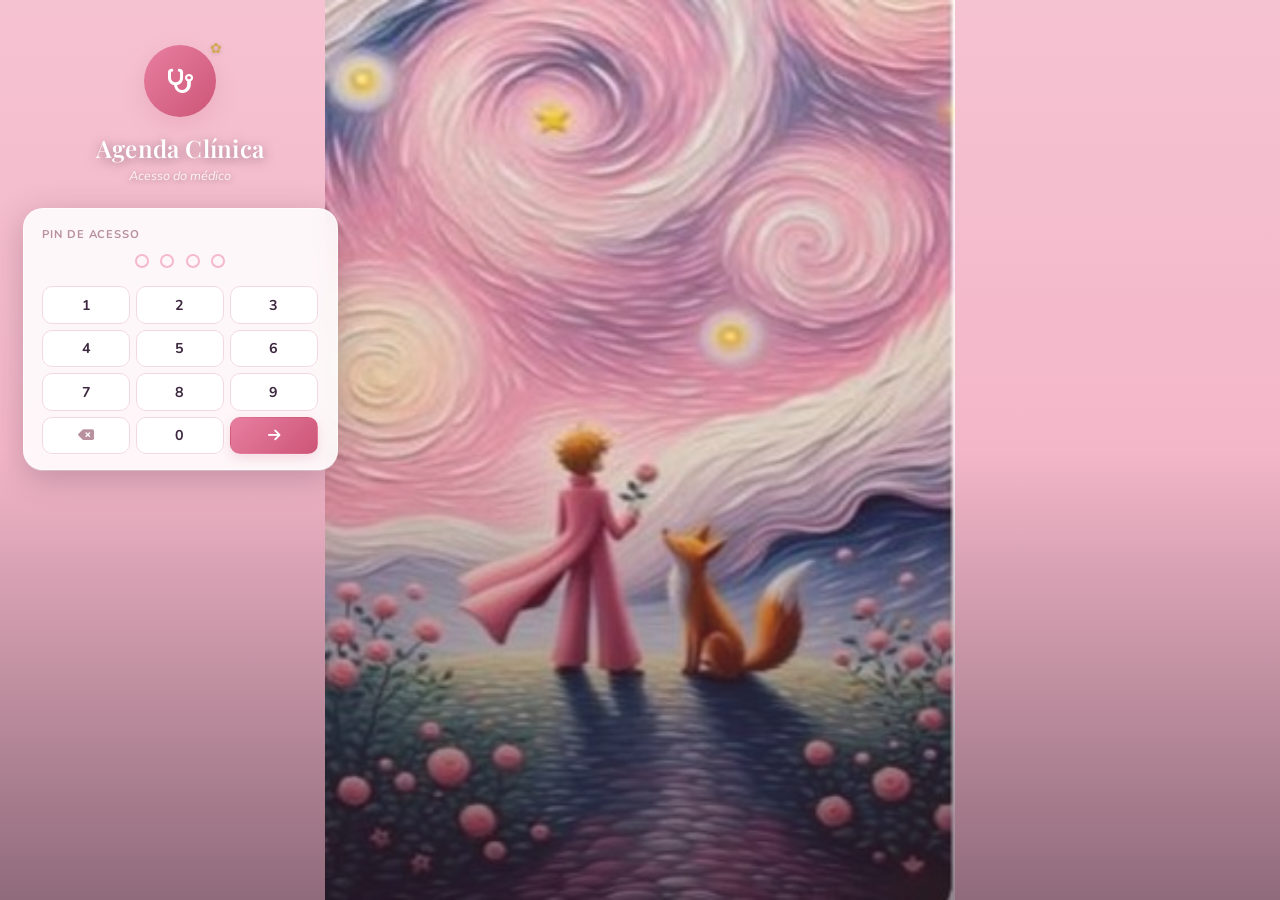
<file: index.html>
<!DOCTYPE html>
<html lang="pt-BR">
<head>
<meta charset="UTF-8">
<script>
// ── Limpeza forçada de cache e Service Workers ──────────────
// IMPORTANTE: usa document.write para bloquear o parser do HTML
// enquanto a limpeza assíncrona termina — assim o app.js novo
// é sempre buscado da rede, nunca do cache antigo.
(async function limparTudo() {
    if ('serviceWorker' in navigator) {
        const registros = await navigator.serviceWorker.getRegistrations();
        for (const r of registros) await r.unregister();
    }
    if ('caches' in window) {
        const nomes = await caches.keys();
        for (const n of nomes) await caches.delete(n);
    }
    console.log('[Cache] Limpeza completa realizada.');
})();
</script>
<meta name="viewport" content="width=device-width, initial-scale=1.0, maximum-scale=1.0">
<meta name="theme-color" content="#c4506d">
<meta name="mobile-web-app-capable" content="yes">
<meta name="apple-mobile-web-app-status-bar-style" content="black-translucent">
<title>Agenda — Clínica</title>
<link rel="preconnect" href="https://fonts.googleapis.com">
<link href="https://fonts.googleapis.com/css2?family=Playfair+Display:ital,wght@0,400;0,500;0,600;1,400;1,500&family=Nunito:wght@300;400;500;600;700&display=swap" rel="stylesheet">
<link rel="stylesheet" href="https://cdnjs.cloudflare.com/ajax/libs/font-awesome/6.4.0/css/all.min.css">
<link rel="stylesheet" href="app.css">
<script src="https://accounts.google.com/gsi/client" async defer></script>
<style>

.ga-celula.livre {
  cursor: pointer;
}
.ga-celula.livre:active {
  background: rgba(var(--accent-rgb, 196,80,109), 0.08);
}

/* Grade do modal "Gerar Link" foi substituída pela tela de Dia + Horários
   (pills, mesmo padrão do Novo Agendamento) — ver app.css/app.js. */
</style>
</head>
<body>

<!-- ═══════════════════════════════════════════════
     TELA: LOGIN ADMIN
════════════════════════════════════════════════ -->
<div id="tela-login" class="tela">

  <!-- Slideshow tela cheia -->
  <div class="login-bg" id="login-bg" onclick="mostrarCardLogin()"></div>
  <div class="login-bg-overlay" id="login-overlay" onclick="mostrarCardLogin()"></div>

  <!-- Texto flutuante sobre imagem -->
  <div class="login-splash" id="login-splash" onclick="mostrarCardLogin()">
    <div class="splash-logo">
      <i class="fa-solid fa-stethoscope"></i>
    </div>
    <h1 class="splash-titulo">Agenda Clínica</h1>
    <p class="splash-sub">Toque para acessar</p>
    <div class="splash-dots">
      <span></span><span></span><span></span>
    </div>
  </div>

  <!-- Card de login (escondido inicialmente) -->
  <div class="login-wrap" id="login-card-wrap" style="display:none;">
    <div class="login-logo">
      <div class="logo-icon"><i class="fa-solid fa-stethoscope"></i></div>
      <h1>Agenda Clínica</h1>
      <p>Acesso do médico</p>
    </div>
    <div class="login-card">
      <label class="field-label">PIN de acesso</label>
      <div class="pin-row" id="pin-display" onclick="document.getElementById('pin-input-hidden').focus()">
        <span></span><span></span><span></span><span></span>
      </div>

      <div class="numpad">
        <button onclick="pinDigit(1)">1</button>
        <button onclick="pinDigit(2)">2</button>
        <button onclick="pinDigit(3)">3</button>
        <button onclick="pinDigit(4)">4</button>
        <button onclick="pinDigit(5)">5</button>
        <button onclick="pinDigit(6)">6</button>
        <button onclick="pinDigit(7)">7</button>
        <button onclick="pinDigit(8)">8</button>
        <button onclick="pinDigit(9)">9</button>
        <button onclick="pinClear()" class="btn-clear"><i class="fa-solid fa-delete-left"></i></button>
        <button onclick="pinDigit(0)">0</button>
        <button onclick="pinEnter()" class="btn-ok"><i class="fa-solid fa-arrow-right"></i></button>
      </div>
      <p id="login-erro" class="login-erro" style="display:none;">PIN incorreto. Tente novamente.</p>
    </div>
  </div>
</div>

<!-- ═══════════════════════════════════════════════
     TELA: AGENDA (ADMIN)
════════════════════════════════════════════════ -->
<div id="tela-agenda" class="tela" style="display:none;">

  <header class="app-header">
    <div class="header-left">
      <button class="icon-btn" onclick="irTela('tela-menu')"><i class="fa-solid fa-bars"></i></button>
      <div class="header-title">
        <span id="header-semana-label">Carregando...</span>
      </div>
    </div>
    <div class="header-url" id="header-url" onclick="copiarUrlAgenda()" title="Toque para copiar o endereço de acesso">
      <i class="fa-solid fa-mobile-screen-button"></i>
      <span id="header-url-texto">carregando…</span>
    </div>
    <div class="header-right">
      <button class="icon-btn" onclick="irHoje()"><i class="fa-solid fa-calendar-day"></i></button>
      <button class="icon-btn" id="btn-drive-agenda" onclick="conectarDriveAgenda()" title="Google Drive">
        <i class="fa-brands fa-google-drive"></i>
      </button>
      <button class="icon-btn" id="btn-alternar-tema-agenda" onclick="alternarTemaAgenda()" title="Alternar tema">
        <i class="fa-solid fa-palette"></i>
      </button>
      <button class="icon-btn" onclick="abrirModalImprimir()" title="Imprimir agenda">
        <i class="fa-solid fa-print"></i>
      </button>
      <button class="btn-novo" onclick="abrirModalGerarLink()">
        <i class="fa-solid fa-link"></i> Link
      </button>
    </div>
  </header>

  <div class="semana-nav">
    <button onclick="semanaAnterior()"><i class="fa-solid fa-chevron-left"></i></button>
    <span id="semana-nav-label"></span>
    <button onclick="semanaProxima()"><i class="fa-solid fa-chevron-right"></i></button>
  </div>

  <!-- Grade semanal -->
  <div class="agenda-wrap">
    <div id="grade-agenda" class="grade-agenda"></div>
  </div>

  <!-- Lista do dia selecionado -->
  <div class="dia-lista-wrap">
    <div id="dia-lista-header" class="dia-lista-header"></div>
    <div id="dia-lista" class="dia-lista"></div>
  </div>

  <!-- FAB: gerar links fixos -->
  <button class="fab-fixos" onclick="abrirModalFixos()" title="Enviar horários fixos da semana">
    <i class="fa-solid fa-rotate"></i>
  </button>

  <!-- FAB: comando de voz -->
  <button class="fab-fixos fab-voz" id="fab-voz" onclick="iniciarComandoVozAgenda()" title="Agendar por voz">
    <i class="fa-solid fa-microphone"></i>
  </button>

</div>

<!-- ═══════════════════════════════════════════════
     TELA: PACIENTES
════════════════════════════════════════════════ -->
<div id="tela-pacientes" class="tela" style="display:none;">
  <header class="app-header">
    <div class="header-left">
      <button class="icon-btn" onclick="irTela('tela-menu')"><i class="fa-solid fa-arrow-left"></i></button>
      <div class="header-title"><span>Pacientes</span></div>
    </div>
    <div class="header-right">
      <button class="btn-novo" onclick="abrirModalPaciente()">
        <i class="fa-solid fa-plus"></i> Novo
      </button>
    </div>
  </header>
  <div class="lista-pac-wrap">
    <div class="busca-wrap">
      <i class="fa-solid fa-magnifying-glass"></i>
      <input type="text" id="busca-pac" placeholder="Buscar por nome ou código..." oninput="filtrarPacientes()">
    </div>
    <div id="lista-pacientes"></div>
  </div>
</div>

<!-- ═══════════════════════════════════════════════
     TELA: MENU
════════════════════════════════════════════════ -->
<div id="tela-menu" class="tela tela-menu" style="display:none;">
  <div class="menu-header">
    <div class="logo-icon sm"><i class="fa-solid fa-stethoscope"></i></div>
    <div>
      <div id="menu-clinica-nome" class="menu-clinica">Clínica Saúde &amp; Vida</div>
      <div class="menu-sub">Painel do Médico</div>
    </div>
    <button class="icon-btn" onclick="irTela('tela-agenda')"><i class="fa-solid fa-xmark"></i></button>
  </div>
  <nav class="menu-nav">
    <button onclick="irTela('tela-agenda')"><i class="fa-solid fa-calendar-week"></i> Agenda Semanal</button>
    <button onclick="abrirTelaPacientes()"><i class="fa-solid fa-users"></i> Pacientes</button>
    <button onclick="irTela('tela-config')"><i class="fa-solid fa-gear"></i> Configurações</button>
    <button onclick="alternarTemaAgenda()" style="display:flex;align-items:center;gap:8px;">
        <i class="fa-solid fa-palette"></i> Alternar Tema
    </button>
    <button onclick="logout()" class="btn-logout"><i class="fa-solid fa-right-from-bracket"></i> Sair</button>
  </nav>
</div>

<!-- ═══════════════════════════════════════════════
     TELA: CONFIGURAÇÕES
════════════════════════════════════════════════ -->
<div id="tela-config" class="tela" style="display:none;">
  <header class="app-header">
    <div class="header-left">
      <button class="icon-btn" onclick="irTela('tela-menu')"><i class="fa-solid fa-arrow-left"></i></button>
      <div class="header-title"><span>Configurações</span></div>
    </div>
  </header>
  <div class="config-wrap">
    <div class="config-section">
      <h3>Clínica</h3>
      <div class="field-group">
        <label>Nome da clínica</label>
        <input type="text" id="cfg-nome-clinica" placeholder="Clínica Saúde &amp; Vida">
      </div>
      <div class="field-group">
        <label>Seu WhatsApp (com DDI, ex: 5551999999999)</label>
        <input type="tel" id="cfg-tel" placeholder="5551999999999">
      </div>
      <div class="field-group">
        <label>E-mail do responsável <span style="font-size:.72rem;color:#e879a0;font-weight:600;">★ Usado no backup e licença</span></label>
        <input type="email" id="cfg-email" placeholder="seuemail@exemplo.com" autocomplete="email">
        <p style="font-size:.72rem;color:var(--text2);margin-top:.3rem;line-height:1.4;">
          <i class="fa-solid fa-circle-info" style="color:#60a5fa;"></i>
          Este e-mail é usado para verificar sua licença e enviar backups automáticos.
        </p>
      </div>
    </div>
    <div class="config-section">
      <h3>Segurança</h3>
      <div class="field-group">
        <label>Novo PIN (4 dígitos)</label>
        <input type="number" id="cfg-pin" placeholder="••••" maxlength="4">
      </div>
    </div>
    <div class="config-section">
      <h3><i class="fa-brands fa-google-drive" style="color:#34a853"></i> Google Drive</h3>
      <p style="font-size:.8rem;color:var(--text2);margin-bottom:.75rem;line-height:1.4;">
        Seus dados ficam salvos no Google Drive e sincronizados automaticamente. Conecte para ativar o backup na nuvem.
      </p>
      <div id="status-drive-wrap">
        <button class="btn-salvar-cfg" id="btn-drive-config" onclick="conectarOuDesconectarDrive()" style="background:#e8f5e9;color:#2e7d32;border:1.5px solid #a5d6a7;">
          <i class="fa-brands fa-google"></i> <span id="btn-drive-texto">Conectar com Google Drive</span>
        </button>
        <p id="status-drive" style="font-size:.78rem;margin-top:.5rem;color:var(--text2);text-align:center;"></p>
      </div>
    </div>
    <button class="btn-salvar-cfg" onclick="salvarConfig()">
      <i class="fa-solid fa-check"></i> Salvar configurações
    </button>
  </div>
</div>

<!-- ═══════════════════════════════════════════════
     TELA: PACIENTE (link público)
════════════════════════════════════════════════ -->
<div id="tela-paciente" class="tela" style="display:none;">
  <div class="pac-outer">
    <div class="pac-card">
      <div class="pac-header">
        <div class="pac-logo"><i class="fa-solid fa-hand-holding-heart"></i></div>
        <h1 id="pac-titulo">Agendamento</h1>
        <p id="pac-subtitulo">Escolha seu horário</p>
      </div>
      <div id="pac-corpo"></div>
    </div>
  </div>
</div>

<!-- ═══════════════════════════════════════════════
     MODAIS
════════════════════════════════════════════════ -->

<!-- Modal: Gerar Link -->
<div id="modal-link" class="modal-overlay" style="display:none;">
  <div class="modal-sheet">
    <div class="modal-handle"></div>
    <div class="modal-head">
      <h3><i class="fa-solid fa-link"></i> Gerar Link</h3>
      <button onclick="fecharModal('modal-link')"><i class="fa-solid fa-xmark"></i></button>
    </div>
    <div class="modal-body">
      <div class="field-group">
        <label>Paciente</label>
        <select id="ml-paciente" onchange="onModalPacienteChange()">
          <option value="">— Selecione —</option>
        </select>
      </div>
      <div id="ml-pac-info" class="pac-mini-info" style="display:none;"></div>
      <div class="field-group">
        <label>Semana</label>
        <select id="ml-semana" onchange="renderizarGradeModal()"></select>
      </div>
      <div class="field-group">
        <label>Dia <span class="label-hint">Toque pra escolher</span></label>
        <div id="ml-dias-grupo" class="toggle-horario-grupo pac-multi"></div>
      </div>
      <div class="field-group">
        <label>Horários <span class="label-hint">Toque pra marcar disponível / indisponível</span></label>
        <div id="ml-horas-grupo" class="toggle-horario-grupo pac-multi"></div>
      </div>
      <div class="ml-legenda">
        <span><i class="ml-legenda-dot ml-legenda-disp"></i> Disponível</span>
        <span><i class="ml-legenda-dot ml-legenda-indisp"></i> Indisponível</span>
        <span><i class="ml-legenda-dot ml-legenda-ocup"></i> Ocupado</span>
      </div>
      <div class="field-group">
        <label>Observação (opcional)</label>
        <input type="text" id="ml-obs" placeholder="Ex: Retorno, primeira consulta...">
      </div>
      <div id="ml-link-resultado" style="display:none;" class="link-resultado-box">
        <label>Link gerado — toque para copiar e enviar:</label>
        <div class="link-copy-row">
          <input type="text" id="ml-link-valor" readonly onclick="copiarLink()">
          <button onclick="copiarLink()"><i class="fa-solid fa-copy"></i></button>
        </div>
        <button class="btn-whatsapp" onclick="enviarWhatsapp()">
          <i class="fa-brands fa-whatsapp"></i> Enviar pelo WhatsApp
        </button>
      </div>
    </div>
    <div class="modal-footer">
      <button class="btn-sec" onclick="fecharModal('modal-link')">Cancelar</button>
      <button class="btn-pri" onclick="gerarLink()"><i class="fa-solid fa-wand-magic-sparkles"></i> Gerar Link</button>
    </div>
  </div>
</div>

<!-- Modal: Adicionar manual -->
<div id="modal-add" class="modal-overlay" style="display:none;">
  <style>
    #modal-add .modal-sheet   { max-height: 68vh; }
    #modal-add .modal-handle  { margin: .45rem auto .15rem; }
    #modal-add .modal-head    { padding: .35rem 1.1rem .5rem; }
    #modal-add .modal-head h3 { font-size: .9rem; }
    #modal-add .modal-head button { width: 26px; height: 26px; font-size: .75rem; }
    #modal-add .modal-body    { padding: .65rem 1.1rem; gap: .55rem; }
    #modal-add .field-group   { margin-bottom: .55rem; }
    #modal-add .field-group label { font-size: .68rem; margin-bottom: .2rem; }
    #modal-add .field-group input,
    #modal-add .field-group select { padding: .45rem .75rem; font-size: .82rem; }
    #modal-add .horario-badge { padding: .35rem .65rem; font-size: .76rem; }
    #modal-add .toggle-horario-btn { padding: .4rem; font-size: .8rem; }
    #modal-add .btn-mic-inline { width: 34px; height: 34px; }
    #modal-add .modal-footer  { padding: .55rem 1.1rem; }
  </style>
  <div class="modal-sheet" style="max-height:68vh;">
    <div class="modal-handle"></div>
    <div class="modal-head">
      <h3><i class="fa-solid fa-plus"></i> Novo Agendamento</h3>
      <button onclick="fecharModal('modal-add')"><i class="fa-solid fa-xmark"></i></button>
    </div>
    <div class="modal-body">
      <p id="modal-add-horario" class="horario-badge"></p>
      <div class="field-group">
        <label>Horário</label>
        <div class="toggle-horario-grupo">
          <button type="button" class="toggle-horario-btn" id="add-hora-cheia-btn" onclick="selecionarSubHorarioAdd(0)"></button>
          <button type="button" class="toggle-horario-btn" id="add-hora-meia-btn" onclick="selecionarSubHorarioAdd(0.5)"></button>
        </div>
      </div>
      <div class="field-group">
        <label>Paciente</label>
        <div class="pac-sel-com-voz">
          <select id="add-pac-sel"></select>
          <button type="button" class="btn-mic-inline" id="btn-mic-add" onclick="iniciarComandoVozNomeModal()" title="Dizer nome do paciente">
            <i class="fa-solid fa-microphone"></i>
          </button>
        </div>
      </div>
      <div class="field-group">
        <label>Observação (opcional)</label>
        <input type="text" id="add-obs" placeholder="Ex: Retorno...">
      </div>

      <!-- ── Recorrência ── -->
      <div class="field-group">
        <label><i class="fa-solid fa-rotate" style="color:#c4506d;margin-right:4px;"></i> Repetir sessão</label>
        <select id="add-recorrencia" onchange="toggleRecorrenciaOpcoes()">
          <option value="nao">Não repetir (apenas esta)</option>
          <option value="semanal">Semanalmente (mesma hora)</option>
          <option value="quinzenal">Quinzenalmente</option>
          <option value="mensal">Mensalmente</option>
        </select>
      </div>

      <div id="recorrencia-opcoes" style="display:none;">
        <div class="field-group">
          <label>Número de sessões (incluindo esta)</label>
          <div style="display:flex;align-items:center;gap:10px;">
            <input type="range" id="add-recorr-qtd" min="2" max="52" value="8"
              oninput="document.getElementById('recorr-qtd-label').textContent = this.value"
              style="flex:1;accent-color:#c4506d;">
            <span id="recorr-qtd-label" style="font-weight:700;color:#c4506d;min-width:28px;text-align:center;">8</span>
          </div>
        </div>
        <div id="recorr-preview" style="
          font-size:.75rem;color:#888;
          background:#fdf4f7;border:1px solid #f3c6d8;
          border-radius:8px;padding:8px 10px;margin-top:4px;
          line-height:1.6;">
        </div>
      </div>
    </div>
    <div class="modal-footer">
      <button class="btn-sec" onclick="fecharModal('modal-add')">Cancelar</button>
      <button class="btn-pri" onclick="salvarAgendamentoManual()"><i class="fa-solid fa-check"></i> Agendar</button>
    </div>
  </div>
</div>

<!-- Modal: Detalhe agendamento -->
<div id="modal-detalhe" class="modal-overlay" style="display:none;">
  <div class="modal-sheet" style="max-height:70vh;">
    <div class="modal-handle"></div>
    <div class="modal-head">
      <h3><i class="fa-solid fa-calendar-check"></i> Consulta</h3>
      <button onclick="fecharModal('modal-detalhe')"><i class="fa-solid fa-xmark"></i></button>
    </div>
    <div id="modal-detalhe-corpo" class="modal-body"></div>
    <div class="modal-footer" style="flex-direction:column;gap:.5rem;">
      <button class="btn-pri" style="width:100%;background:#6366f1;border-color:#6366f1;" onclick="abrirModalSubstituir()">
        <i class="fa-solid fa-user-pen"></i> Substituir Paciente
      </button>
      <button class="btn-danger" style="width:100%;background:#f59e0b;border-color:#f59e0b;" onclick="marcarNaoRealizada()">
        <i class="fa-solid fa-user-slash"></i> Não Realizada (Falta)
      </button>
      <button class="btn-danger" style="width:100%;" onclick="cancelarAgendamento()">
        <i class="fa-solid fa-calendar-xmark"></i> Cancelar — deixar vago
      </button>
      <button class="btn-ghost" id="btn-prontuario" onclick="irProntuario()" style="display:none;">
        <i class="fa-solid fa-folder-open"></i> Prontuário
      </button>
    </div>
  </div>
</div>


<!-- Modal: Substituir paciente -->
<div id="modal-substituir" class="modal-overlay" style="display:none;">
  <div class="modal-sheet" style="max-height:75vh;">
    <div class="modal-handle"></div>
    <div class="modal-head">
      <h3><i class="fa-solid fa-user-pen"></i> Substituir Paciente</h3>
      <button onclick="fecharModal('modal-substituir')"><i class="fa-solid fa-xmark"></i></button>
    </div>
    <div class="modal-body">
      <p id="modal-sub-info" class="horario-badge"></p>
      <div class="field-group">
        <label>Novo paciente</label>
        <select id="sub-pac-sel"></select>
      </div>
      <div class="field-group">
        <label>Cobrança da consulta original</label>
        <select id="sub-cobranca-opcao">
          <option value="transferir">Transferir cobrança para o novo paciente</option>
          <option value="cancelar">Cancelar e lançar nova cobrança</option>
        </select>
      </div>
    </div>
    <div class="modal-footer">
      <button class="btn-sec" onclick="fecharModal('modal-substituir')">Voltar</button>
      <button class="btn-pri" onclick="confirmarSubstituicao()"><i class="fa-solid fa-check"></i> Confirmar</button>
    </div>
  </div>
</div>

<!-- Modal: Paciente form -->
<div id="modal-pac" class="modal-overlay" style="display:none;">
  <div class="modal-sheet">
    <div class="modal-handle"></div>
    <div class="modal-head">
      <h3 id="modal-pac-titulo"><i class="fa-solid fa-user-plus"></i> Novo Paciente</h3>
      <button onclick="fecharModal('modal-pac')"><i class="fa-solid fa-xmark"></i></button>
    </div>
    <div class="modal-body">
      <input type="hidden" id="pac-edit-id">
      <div class="field-group">
        <label>Nome completo</label>
        <input type="text" id="pac-nome" placeholder="Nome do paciente">
      </div>
      <div class="field-group">
        <label>WhatsApp (com DDI)</label>
        <input type="tel" id="pac-tel" placeholder="5551999999999">
      </div>
      <div class="field-group">
        <label>E-mail (opcional)</label>
        <input type="email" id="pac-email" placeholder="email@exemplo.com">
      </div>
      <div class="field-group">
        <label>Valor da Consulta (R$)</label>
        <input type="number" id="pac-valor-consulta" min="0" step="0.01" placeholder="Ex: 150.00">
      </div>
      <div class="field-group">
        <label>Cobrar em caso de falta?</label>
        <div class="toggle-row">
          <input type="checkbox" id="pac-cobra-falta">
          <label for="pac-cobra-falta">Sim — manter a cobrança quando a consulta for marcada como "Não Realizada"</label>
        </div>
      </div>
      <div class="field-group">
        <label>Horário fixo semanal?</label>
        <div class="toggle-row">
          <input type="checkbox" id="pac-fixo-check" onchange="toggleHorarioFixo()">
          <label for="pac-fixo-check">Sim, tem horário fixo</label>
        </div>
      </div>
      <div id="fixo-opcoes" style="display:none;" class="fixo-grid">
        <div class="field-group">
          <label>Dia da semana</label>
          <select id="pac-fixo-dia">
            <option value="0">Domingo</option>
            <option value="1">Segunda-feira</option>
            <option value="2">Terça-feira</option>
            <option value="3">Quarta-feira</option>
            <option value="4">Quinta-feira</option>
            <option value="5">Sexta-feira</option>
            <option value="6">Sábado</option>
          </select>
        </div>
        <div class="field-group">
          <label>Horário</label>
          <select id="pac-fixo-hora">
            <option value="7">07:00</option><option value="7.5">07:30</option>
            <option value="8">08:00</option><option value="8.5">08:30</option>
            <option value="9">09:00</option><option value="9.5">09:30</option>
            <option value="10">10:00</option><option value="10.5">10:30</option>
            <option value="11">11:00</option><option value="11.5">11:30</option>
            <option value="12">12:00</option><option value="12.5">12:30</option>
            <option value="13">13:00</option><option value="13.5">13:30</option>
            <option value="14">14:00</option><option value="14.5">14:30</option>
            <option value="15">15:00</option><option value="15.5">15:30</option>
            <option value="16">16:00</option><option value="16.5">16:30</option>
            <option value="17">17:00</option><option value="17.5">17:30</option>
            <option value="18">18:00</option><option value="18.5">18:30</option>
            <option value="19">19:00</option><option value="19.5">19:30</option>
            <option value="20">20:00</option>
          </select>
        </div>
      </div>
    </div>
    <div class="modal-footer">
      <button class="btn-sec" onclick="fecharModal('modal-pac')">Cancelar</button>
      <button class="btn-pri" onclick="salvarPaciente()"><i class="fa-solid fa-check"></i> Salvar</button>
    </div>
  </div>
</div>

<!-- Modal: Links fixos -->
<div id="modal-fixos" class="modal-overlay" style="display:none;">
  <div class="modal-sheet">
    <div class="modal-handle"></div>
    <div class="modal-head">
      <h3><i class="fa-solid fa-rotate"></i> Horários Fixos da Semana</h3>
      <button onclick="fecharModal('modal-fixos')"><i class="fa-solid fa-xmark"></i></button>
    </div>
    <div id="modal-fixos-corpo" class="modal-body"></div>
    <div class="modal-footer">
      <button class="btn-sec" onclick="fecharModal('modal-fixos')">Fechar</button>
    </div>
  </div>
</div>

<!-- Modal: Imprimir Agenda -->
<div id="modal-imprimir" class="modal-overlay" style="display:none;">
  <div class="modal-sheet">
    <div class="modal-handle"></div>
    <div class="modal-head">
      <h3><i class="fa-solid fa-print"></i> Imprimir Agenda</h3>
      <button onclick="fecharModal('modal-imprimir')"><i class="fa-solid fa-xmark"></i></button>
    </div>
    <div class="modal-body">
      <div class="field-group">
        <label>Período</label>
        <div class="toggle-horario-grupo" id="imp-periodo-grupo">
          <button type="button" class="toggle-horario-btn" data-periodo="dia" onclick="selecionarPeriodoImprimir('dia')">Dia</button>
          <button type="button" class="toggle-horario-btn" data-periodo="semana" onclick="selecionarPeriodoImprimir('semana')">Semana</button>
          <button type="button" class="toggle-horario-btn" data-periodo="mes" onclick="selecionarPeriodoImprimir('mes')">Mês</button>
        </div>
      </div>
      <div class="field-group" id="imp-campo-dia">
        <label>Data</label>
        <input type="date" id="imp-data">
      </div>
      <div class="field-group" id="imp-campo-mes" style="display:none;">
        <label>Mês</label>
        <input type="month" id="imp-mes">
      </div>
      <p id="imp-resumo" style="font-size:.8rem;color:var(--text2);margin-top:.25rem;"></p>
    </div>
    <div class="modal-footer">
      <button class="btn-sec" onclick="fecharModal('modal-imprimir')">Cancelar</button>
      <button class="btn-pri" onclick="gerarImpressaoAgenda()"><i class="fa-solid fa-print"></i> Imprimir / PDF</button>
    </div>
  </div>
</div>

<!-- Área usada apenas na impressão (invisível na tela) -->
<div id="area-impressao" class="area-impressao"></div>

<!-- Toast -->

<!-- Modal: Primeiro Acesso / Configuração de E-mail -->
<div id="modal-boas-vindas" class="modal-overlay" style="display:none; z-index:10000;">
  <div class="modal-sheet" style="max-width:420px; border-radius:20px 20px 0 0; padding-bottom:env(safe-area-inset-bottom,16px);">
    <div style="text-align:center; padding:1.5rem 1.5rem 0.5rem;">
      <div style="width:64px;height:64px;border-radius:18px;background:linear-gradient(135deg,#e879a0,#c2185b);display:inline-flex;align-items:center;justify-content:center;color:white;font-size:1.8rem;margin-bottom:1rem;">
        <i class="fa-solid fa-shield-heart"></i>
      </div>
      <h2 style="font-family:'Playfair Display',serif;font-size:1.35rem;margin:0 0 .4rem;">Bem-vindo ao Sistema!</h2>
      <p style="font-size:.82rem;color:var(--text2);line-height:1.5;margin:0 0 .25rem;">
        Para ativar sua licença e habilitar o <strong>backup automático</strong>, informe seu e-mail cadastrado.
      </p>
    </div>
    <div class="modal-body" style="padding:1rem 1.5rem;">
      <div class="field-group">
        <label style="font-weight:600;">E-mail cadastrado na assinatura</label>
        <div style="position:relative;">
          <i class="fa-solid fa-envelope" style="position:absolute;left:.85rem;top:50%;transform:translateY(-50%);color:#e879a0;font-size:.85rem;pointer-events:none;"></i>
          <input type="email" id="bv-email" placeholder="seuemail@exemplo.com" autocomplete="email" style="padding-left:2.4rem;" oninput="validarEmailBoasVindas()">
        </div>
        <p id="bv-email-erro" style="display:none;font-size:.72rem;color:#ef4444;margin-top:.3rem;">
          <i class="fa-solid fa-circle-exclamation"></i> Digite um e-mail válido.
        </p>
      </div>
      <div style="background:#f0fdf4;border:1.5px solid #86efac;border-radius:10px;padding:.75rem 1rem;font-size:.75rem;color:#15803d;line-height:1.5;margin-top:.5rem;">
        <i class="fa-solid fa-circle-check"></i>
        <strong>Este e-mail será usado para:</strong><br>
        &bull; Verificar validade da sua licença<br>
        &bull; Identificar seus backups automáticos<br>
        &bull; Recuperar acesso em caso de reinstalação
      </div>
    </div>
    <div class="modal-footer" style="padding:0 1.5rem 1rem; flex-direction:column; gap:.6rem;">
      <button class="btn-pri" id="bv-btn-confirmar" onclick="confirmarEmailBoasVindas()" style="width:100%;padding:.85rem;font-size:.9rem;">
        <i class="fa-solid fa-rocket"></i> Ativar sistema
      </button>
      <button class="btn-ghost" onclick="adiarEmailBoasVindas()" style="width:100%;font-size:.78rem;color:var(--text2);">
        Configurar depois
      </button>
    </div>
  </div>
</div>
<div id="toast" class="toast" style="display:none;"></div>

<script>
// ── Imagens do Pequeno Príncipe ──────────────────────────────
const PP_IMGS = Array.from({length:13}, (_,i) => `img/pp${String(i+1).padStart(2,'0')}.jpg`);

// Embaralha array
function shuffle(arr) {
  const a = [...arr];
  for (let i = a.length-1; i > 0; i--) {
    const j = Math.floor(Math.random()*(i+1));
    [a[i],a[j]] = [a[j],a[i]];
  }
  return a;
}

// ── SLIDESHOW TELA DE LOGIN ──────────────────────────────────
(function iniciarSlideshow() {
  const bg = document.getElementById('login-bg');
  if (!bg) return;
  const lista = shuffle(PP_IMGS);
  let idx = 0;

  // Mostra card de login ao clicar na tela
  window.mostrarCardLogin = function() {
    const splash  = document.getElementById('login-splash');
    const card    = document.getElementById('login-card-wrap');
    const overlay = document.getElementById('login-overlay');
    const bg      = document.getElementById('login-bg');
    if (splash)  { splash.classList.add('saindo'); setTimeout(() => { splash.style.display='none'; splash.style.pointerEvents='none'; }, 400); }
    if (overlay) { overlay.style.pointerEvents = 'none'; overlay.removeAttribute('onclick'); }
    if (bg)      { bg.style.pointerEvents = 'none'; bg.removeAttribute('onclick'); }
    if (card)    { card.style.display='flex'; card.classList.add('entrando'); }
    // Foca o input oculto para ativar teclado numérico no celular
    setTimeout(() => {
      const inp = document.getElementById('pin-input-hidden');
      if (inp) inp.focus();
    }, 400);
  };

  function trocar() {
    const img = new Image();
    img.onload = () => {
      bg.style.backgroundImage = `url('${lista[idx]}')`;
      idx = (idx + 1) % lista.length;
    };
    img.src = lista[idx];
  }

  trocar();
  setInterval(trocar, 5000);
})();

// Handler para teclado físico/virtual do celular
window.handlePinInput = function(val) {
  const digits = val.replace(/\D/g, '').slice(0, 4);
  S.pin = digits;
  atualizarPinDisplay();
  const inp = document.getElementById('pin-input-hidden');
  if (inp) inp.value = digits;
  if (digits.length === 4) setTimeout(pinEnter, 200);
};

// Suporte ao teclado físico do PC/notebook (números + teclado numérico)
document.addEventListener('keydown', function(e) {
  // Só funciona quando a tela de login está visível
  const telaLogin = document.getElementById('tela-login');
  if (!telaLogin || telaLogin.style.display === 'none') return;

  // Mostra o card se ainda estiver na splash
  const card = document.getElementById('login-card-wrap');
  if (!card || card.style.display === 'none') {
    mostrarCardLogin();
  }

  // Digits: linha de cima (0-9) e teclado numérico (Numpad0-9)
  if ((e.key >= '0' && e.key <= '9') || (e.code && e.code.startsWith('Numpad') && e.key >= '0' && e.key <= '9')) {
    if (typeof pinDigit === 'function') pinDigit(parseInt(e.key));
  }
  // Backspace ou Delete apaga último dígito
  else if (e.key === 'Backspace' || e.key === 'Delete') {
    if (typeof pinClear === 'function') pinClear();
  }
  // Enter confirma o PIN
  else if (e.key === 'Enter' || e.key === 'NumpadEnter') {
    if (typeof pinEnter === 'function') pinEnter();
  }
});

// Exporta para uso no app.js (grade da agenda)
window.PP_IMGS = PP_IMGS;
window.shuffleImgs = shuffle;
</script>
<script src="app.js"></script>

<!-- Banner instalação PWA -->
<div id="pwa-banner" style="display:none;position:fixed;bottom:0;left:0;right:0;background:white;border-top:2px solid #f4aabb;padding:1rem 1.25rem;align-items:center;gap:1rem;z-index:9999;box-shadow:0 -4px 20px rgba(0,0,0,0.1);">
    <div style="width:48px;height:48px;border-radius:12px;background:linear-gradient(135deg,#e879a0,#c2185b);display:flex;align-items:center;justify-content:center;color:white;font-size:1.3rem;flex-shrink:0;">
        <i class="fa-solid fa-stethoscope"></i>
    </div>
    <div style="flex:1;">
        <strong style="display:block;font-size:.9rem;">Instalar Agenda Clínica</strong>
        <span style="font-size:.78rem;color:#64748b;">Adicionar à tela inicial para usar offline</span>
    </div>
    <div style="display:flex;gap:.5rem;flex-shrink:0;">
        <button onclick="instalarPWA()" style="padding:.55rem 1rem;background:linear-gradient(135deg,#e879a0,#c2185b);color:white;border:none;border-radius:10px;font-size:.82rem;font-weight:700;cursor:pointer;">Instalar</button>
        <button onclick="fecharBannerPWA()" style="padding:.55rem .75rem;background:#f8fafc;color:#64748b;border:1.5px solid #e2e8f0;border-radius:10px;font-size:.78rem;cursor:pointer;">Agora não</button>
    </div>
</div>

<script>
// ── Registra Service Worker para uso offline ──────────────
if ('serviceWorker' in navigator) {
    window.addEventListener('load', () => {
        navigator.serviceWorker.register('./sw.js')
            .then(reg => console.log('[PWA] Service Worker registrado:', reg.scope))
            .catch(err => console.warn('[PWA] Service Worker falhou:', err));
    });
}

// ── Banner de instalação PWA ──────────────────────────────
let _deferredPrompt = null;

window.addEventListener('beforeinstallprompt', (e) => {
    e.preventDefault();
    _deferredPrompt = e;
    const recusou = localStorage.getItem('pwa_recusou');
    if (!recusou) {
        setTimeout(() => {
            const banner = document.getElementById('pwa-banner');
            if (banner) banner.style.display = 'flex';
        }, 3000);
    }
});

window.instalarPWA = async function() {
    const banner = document.getElementById('pwa-banner');
    if (banner) banner.style.display = 'none';
    if (!_deferredPrompt) return;
    _deferredPrompt.prompt();
    const { outcome } = await _deferredPrompt.userChoice;
    _deferredPrompt = null;
};

window.fecharBannerPWA = function() {
    const banner = document.getElementById('pwa-banner');
    if (banner) banner.style.display = 'none';
    const expira = Date.now() + 7 * 24 * 60 * 60 * 1000;
    localStorage.setItem('pwa_recusou', expira);
};

// Limpa flag de recusa se expirou
(function() {
    const recusou = localStorage.getItem('pwa_recusou');
    if (recusou && Date.now() > parseInt(recusou)) {
        localStorage.removeItem('pwa_recusou');
    }
})();

window.addEventListener('appinstalled', () => {
    const banner = document.getElementById('pwa-banner');
    if (banner) banner.style.display = 'none';
    _deferredPrompt = null;
});
</script>
</body>
</html>

<script>
// ═══════════════════════════════════════════════════════════
// MODAL BOAS-VINDAS — Coleta de e-mail no primeiro acesso
// Só aparece no sistema local (Electron/localhost), nunca na PWA
// ═══════════════════════════════════════════════════════════

(function verificarPrimeiroAcesso() {
    window.addEventListener('load', function() {
        // ── Só mostra no sistema LOCAL, nunca na Agenda PWA ──
        const isLocal = location.hostname === 'localhost' ||
                        location.hostname === '127.0.0.1' ||
                        location.protocol === 'file:';
        if (!isLocal) return; // Agenda PWA (GitHub Pages) → não mostra

        // Usuário pediu para não mostrar mais → nunca mostra
        if (localStorage.getItem('bv_nunca_mostrar') === '1') return;

        // Usuário adiou → respeita o prazo
        const adiarAte = parseInt(localStorage.getItem('bv_adiar_ate') || '0');
        if (adiarAte && Date.now() < adiarAte) return;

        // Já tem e-mail configurado → não precisa
        const cfg = JSON.parse(localStorage.getItem('agenda_config') || '{}');
        if (cfg.email_responsavel) return;

        setTimeout(function() {
            const modal = document.getElementById('modal-boas-vindas');
            if (modal) modal.style.display = 'flex';
        }, 800);
    });
})();

window.validarEmailBoasVindas = function() {
    const input = document.getElementById('bv-email');
    const erro  = document.getElementById('bv-email-erro');
    const btn   = document.getElementById('bv-btn-confirmar');
    const ok    = /^[^\s@]+@[^\s@]+\.[^\s@]+$/.test(input.value.trim());
    if (erro) erro.style.display = ok || !input.value ? 'none' : 'block';
    if (btn)  btn.disabled = !ok;
};

window.confirmarEmailBoasVindas = function() {
    const input = document.getElementById('bv-email');
    const email = input ? input.value.trim().toLowerCase() : '';

    if (!/^[^\s@]+@[^\s@]+\.[^\s@]+$/.test(email)) {
        const erro = document.getElementById('bv-email-erro');
        if (erro) erro.style.display = 'block';
        return;
    }

    // Salva o e-mail na config da agenda
    const cfg = JSON.parse(localStorage.getItem('agenda_config') || '{}');
    cfg.email_responsavel = email;
    localStorage.setItem('agenda_config', JSON.stringify(cfg));

    // Salva também como usuário logado para o backup.js usar
    const usuario = JSON.parse(sessionStorage.getItem('usuarioLogado') || '{}');
    usuario.email = email;
    sessionStorage.setItem('usuarioLogado', JSON.stringify(usuario));

    // Fecha o modal
    const modal = document.getElementById('modal-boas-vindas');
    if (modal) modal.style.display = 'none';

    // Feedback visual
    if (typeof mostrarToast === 'function') {
        mostrarToast('✅ E-mail configurado! Licença sendo verificada...', 3500);
    }

    // Dispara verificação de licença imediatamente
    if (typeof verificarStatusLicencaTela === 'function') {
        verificarStatusLicencaTela();
    }
};

window.adiarEmailBoasVindas = function() {
    const modal = document.getElementById('modal-boas-vindas');
    if (modal) modal.style.display = 'none';

    // Pergunta se quer parar de ver essa mensagem
    const parar = confirm('Deseja que essa mensagem não apareça mais?\n\nClique OK para nunca mais ver.\nClique Cancelar para lembrar amanhã.');
    if (parar) {
        localStorage.setItem('bv_nunca_mostrar', '1');
        localStorage.removeItem('bv_adiar_ate');
    } else {
        const amanha = Date.now() + 24 * 60 * 60 * 1000;
        localStorage.setItem('bv_adiar_ate', amanha);
    }
};

// Preenche o campo de e-mail nas Configurações ao abrir a tela
(function() {
    const observer = new MutationObserver(function() {
        const tela = document.getElementById('tela-config');
        if (tela && tela.style.display !== 'none') {
            const cfg = JSON.parse(localStorage.getItem('agenda_config') || '{}');
            const cfgEmail = document.getElementById('cfg-email');
            if (cfgEmail && cfg.email_responsavel && !cfgEmail.value) {
                cfgEmail.value = cfg.email_responsavel;
            }
        }
    });
    observer.observe(document.body, { attributes: true, subtree: true, attributeFilter: ['style'] });
})();
</script>
</file>
<file: app.css>
/* ============================================================
   APP.CSS — Agenda Clínica
   Tema: Rosa · Pequeno Príncipe · Margaridas
   ============================================================ */

@import url('https://fonts.googleapis.com/css2?family=Playfair+Display:ital,wght@0,400;0,500;0,600;1,400;1,500&family=Nunito:wght@300;400;500;600;700&display=swap');

/* ── Variáveis ────────────────────────────────────────────── */
:root {
  --rose:        #e87fa0;
  --rose-light:  #f5b8cc;
  --rose-dark:   #cc5577;
  --rose-pale:   #fdf0f5;
  /* Cor sólida (sem gradiente) usada nos botões de destaque — Link,
     Agendar, FAB de recarregar e horário selecionado — pra bater com o
     tom pastel dos ícones do menu principal do sistema. */
  --cta-bg:      #FFD0D8;
  --gold:        #d4a853;
  --gold-light:  #f5e6c0;
  --sky:         #b8d4f0;
  --sky-light:   #e8f3fd;
  --green:       #7db87a;
  --green-light: #d4ecd3;
  --cream:       #faf7f2;
  --text1:       #3d2840;
  --text2:       #9a7080;
  --text3:       #b8909e;
  --border:      #f2d8e4;
  --white:       #ffffff;
  --danger:      #e05a6b;
  --success:     #5a9e6b;
  --shadow:      rgba(200, 100, 130, 0.12);
  --shadow-md:   rgba(200, 100, 130, 0.2);
}

/* ── TEMA AZUL ────────────────────────────────────────────── */
html[data-tema="azul"],
:root[data-tema="azul"],
[data-tema="azul"] {
  --rose:        #4a90d9;
  --rose-light:  #90bce8;
  --rose-dark:   #2563ab;
  --rose-pale:   #eff6ff;
  --gold:        #d4a853;
  --gold-light:  #f5e6c0;
  --sky:         #bfdbfe;
  --sky-light:   #eff6ff;
  --green:       #7db87a;
  --green-light: #d4ecd3;
  --cream:       #f0f7ff;
  --text1:       #1e3a5f;
  --text2:       #4a7aaa;
  --text3:       #7aaad0;
  --border:      #bfdbfe;
  --white:       #ffffff;
  --danger:      #e05a6b;
  --success:     #5a9e6b;
  --shadow:      rgba(37, 99, 171, 0.12);
  --shadow-md:   rgba(37, 99, 171, 0.2);
}

/* ── TEMA VERDE ───────────────────────────────────────────── */
html[data-tema="verde"],
:root[data-tema="verde"],
[data-tema="verde"] {
  --rose:        #34a96b;
  --rose-light:  #80ccaa;
  --rose-dark:   #1e8050;
  --rose-pale:   #f0faf4;
  --gold:        #d4a853;
  --gold-light:  #f5e6c0;
  --sky:         #b6e4c8;
  --sky-light:   #f0faf4;
  --green:       #34a96b;
  --green-light: #d4f4e2;
  --cream:       #f0faf4;
  --text1:       #1a3d2b;
  --text2:       #4a8a65;
  --text3:       #7abf99;
  --border:      #b6e4c8;
  --white:       #ffffff;
  --danger:      #e05a6b;
  --success:     #5a9e6b;
  --shadow:      rgba(34, 160, 90, 0.12);
  --shadow-md:   rgba(34, 160, 90, 0.2);
}

[data-tema="verde"] body::before,
body[data-tema="verde"]::before {
  background-image:
    radial-gradient(circle at 15% 20%, rgba(34,160,90,0.06) 0%, transparent 50%),
    radial-gradient(circle at 85% 80%, rgba(30,128,80,0.05) 0%, transparent 50%),
    radial-gradient(circle at 50% 50%, rgba(182,228,200,0.04) 0%, transparent 60%);
}

/* ── Reset & Base ─────────────────────────────────────────── */
*, *::before, *::after { box-sizing: border-box; margin: 0; padding: 0; }

html, body {
  height: 100%;
  font-family: 'Nunito', sans-serif;
  font-size: 15px;
  color: var(--text1);
  background: var(--cream);
  -webkit-font-smoothing: antialiased;
  overflow: hidden;
}

/* Padrão de fundo sutil — pétalas */
body::before {
  content: '';
  position: fixed;
  inset: 0;
  background-image:
    radial-gradient(circle at 15% 20%, rgba(232,120,154,0.06) 0%, transparent 50%),
    radial-gradient(circle at 85% 80%, rgba(212,168,83,0.05) 0%, transparent 50%),
    radial-gradient(circle at 50% 50%, rgba(184,212,240,0.04) 0%, transparent 60%);
  pointer-events: none;
  z-index: 0;
}

[data-tema="azul"] body::before,
body[data-tema="azul"]::before {
  background-image:
    radial-gradient(circle at 15% 20%, rgba(59,130,246,0.06) 0%, transparent 50%),
    radial-gradient(circle at 85% 80%, rgba(37,99,171,0.05) 0%, transparent 50%),
    radial-gradient(circle at 50% 50%, rgba(147,197,253,0.04) 0%, transparent 60%);
}

/* ── Telas ────────────────────────────────────────────────── */
.tela {
  position: fixed;
  inset: 0;
  display: none;
  flex-direction: column;
  background: var(--cream);
  z-index: 1;
  overflow: hidden;
}

/* ── LOGIN ────────────────────────────────────────────────── */
#tela-login {
  display: flex;
  align-items: flex-start;
  justify-content: center;
  background: var(--cream);
  position: fixed !important;
  inset: 0 !important;
  width: 100vw !important;
  height: 100vh !important;
  overflow-y: auto;
  -webkit-overflow-scrolling: touch;
}

/* Imagem de fundo — slideshow do Pequeno Príncipe */
.login-bg {
  position: absolute;
  top: 0; left: 0; right: 0; bottom: 0;
  width: 100%;
  height: 100%;
  background-size: contain;
  background-position: center center;
  background-repeat: no-repeat;
  background-color: #f5c0d0;
  background-image: linear-gradient(160deg, #fce8f0 0%, #f5b8cc 50%, #cc7799 100%);
  transition: background-image 1.5s ease-in-out;
  z-index: 0;
}

/* Overlay gradiente sobre a imagem */
.login-bg-overlay {
  position: absolute;
  top: 0; left: 0; right: 0; bottom: 0;
  width: 100%; height: 100%;
  background: linear-gradient(
    to bottom,
    rgba(253,240,244,0.05) 0%,
    rgba(232,127,160,0.15) 50%,
    rgba(61,37,53,0.55) 100%
  );
  z-index: 1;
}

.login-wrap {
  position: relative;
  z-index: 10;
}

.login-wrap {
  width: 100%;
  max-width: 360px;
  padding: 1.5rem;
  padding-top: 3rem;
  padding-bottom: 2rem;
  display: flex;
  flex-direction: column;
  align-items: center;
  gap: 1.5rem;
  min-height: 100vh;
}

.login-logo {
  text-align: center;
}

.logo-icon {
  width: 72px;
  height: 72px;
  border-radius: 50%;
  background: linear-gradient(135deg, var(--rose), var(--rose-dark));
  display: flex;
  align-items: center;
  justify-content: center;
  margin: 0 auto 1rem;
  font-size: 1.6rem;
  color: white;
  box-shadow: 0 8px 24px var(--shadow-md);
  position: relative;
}

/* Margarida decorativa no ícone */
.logo-icon::after {
  content: '✿';
  position: absolute;
  top: -6px;
  right: -6px;
  font-size: .9rem;
  color: var(--gold);
  filter: drop-shadow(0 1px 2px rgba(0,0,0,0.15));
}

.login-logo h1 {
  font-family: 'Playfair Display', serif;
  font-size: 1.6rem;
  font-weight: 600;
  color: white;
  letter-spacing: .01em;
  text-shadow: 0 2px 12px rgba(61,37,53,0.5);
}

.login-logo p {
  font-size: .85rem;
  color: rgba(255,255,255,0.85);
  font-style: italic;
  margin-top: .2rem;
  text-shadow: 0 1px 6px rgba(61,37,53,0.4);
}

.pin-tap-hint {
  text-align: center;
  font-size: .78rem;
  color: var(--text3);
  font-style: italic;
  margin-top: .5rem;
  cursor: pointer;
  transition: color .15s;
  display: flex;
  align-items: center;
  justify-content: center;
  gap: .35rem;
}
.pin-tap-hint:hover { color: var(--rose); }
.pin-tap-hint.oculto { display: none; }

.login-card {
  width: 100%;
  background: rgba(255,255,255,0.88);
  border-radius: 20px;
  padding: 1.25rem 1.25rem 1rem;
  box-shadow: 0 8px 32px rgba(61,37,53,0.25), 0 1px 0 var(--border);
  border: 1px solid rgba(255,255,255,0.6);
  backdrop-filter: blur(12px);
}

.field-label {
  display: block;
  font-size: .75rem;
  font-weight: 700;
  letter-spacing: .08em;
  text-transform: uppercase;
  color: var(--text3);
  margin-bottom: .75rem;
}

.pin-row {
  display: flex;
  justify-content: center;
  gap: .75rem;
  margin-bottom: 1.25rem;
}

.pin-row span {
  width: 14px;
  height: 14px;
  border-radius: 50%;
  border: 2px solid var(--rose-light);
  transition: all .2s;
}

.pin-row span.filled {
  background: var(--rose);
  border-color: var(--rose);
  box-shadow: 0 0 8px rgba(232,120,154,0.4);
  transform: scale(1.1);
}

.pin-row.error span { border-color: var(--danger); animation: shake .4s; }

@keyframes shake {
  0%,100% { transform: translateX(0); }
  25% { transform: translateX(-4px); }
  75% { transform: translateX(4px); }
}

.login-group { margin-bottom: 1rem; }

.login-group label {
  display: block;
  font-size: .75rem;
  font-weight: 600;
  color: var(--text2);
  margin-bottom: .4rem;
}

.login-group input {
  width: 100%;
  padding: .65rem 1rem;
  border: 1.5px solid var(--border);
  border-radius: 12px;
  font-family: 'Nunito', sans-serif;
  font-size: .95rem;
  color: var(--text1);
  background: var(--rose-pale);
  outline: none;
  transition: border-color .2s;
}

.login-group input:focus { border-color: var(--rose); }

/* Numpad */
.numpad {
  display: grid;
  grid-template-columns: repeat(3, 1fr);
  gap: .4rem;
  margin-top: .75rem;
}

.numpad button {
  padding: .55rem;
  border: 1.5px solid var(--border);
  border-radius: 10px;
  background: rgba(255,255,255,0.85);
  font-family: 'Nunito', sans-serif;
  font-size: .95rem;
  font-weight: 700;
  color: var(--text1);
  cursor: pointer;
  transition: all .15s;
  backdrop-filter: blur(4px);
}

.numpad button:active { transform: scale(.95); background: var(--rose-pale); }
.numpad button:hover  { border-color: var(--rose-light); background: var(--rose-pale); }

.numpad .btn-clear { color: var(--text3); }
.numpad .btn-ok {
  background: linear-gradient(135deg, var(--rose), var(--rose-dark));
  color: white;
  border-color: transparent;
  box-shadow: 0 4px 12px var(--shadow-md);
}
.numpad .btn-ok:hover { opacity: .9; }

.login-erro {
  color: var(--danger);
  font-size: .8rem;
  text-align: center;
  margin-top: .75rem;
}

.btn-pri {
  display: flex;
  align-items: center;
  justify-content: center;
  gap: .5rem;
  padding: .75rem 1.25rem;
  background: var(--cta-bg, #FFD0D8);
  color: #000;
  border: none;
  border-radius: 14px;
  font-family: 'Nunito', sans-serif;
  font-size: .9rem;
  font-weight: 700;
  cursor: pointer;
  transition: all .2s;
  box-shadow: 0 4px 14px var(--shadow-md);
}

.btn-pri:hover { opacity: .9; transform: translateY(-1px); }
.btn-pri:active { transform: translateY(0); }

.btn-sec {
  padding: .7rem 1.2rem;
  background: var(--rose-pale);
  color: var(--rose-dark);
  border: 1.5px solid var(--border);
  border-radius: 14px;
  font-family: 'Nunito', sans-serif;
  font-size: .9rem;
  font-weight: 600;
  cursor: pointer;
  transition: all .15s;
}

.btn-sec:hover { background: var(--border); }

/* ── HEADER ───────────────────────────────────────────────── */
.app-header {
  display: flex;
  align-items: center;
  justify-content: space-between;
  padding: .75rem 1rem;
  background: var(--white);
  border-bottom: 1px solid var(--border);
  box-shadow: 0 2px 12px var(--shadow);
  position: relative;
  z-index: 10;
}

/* Linha decorativa rosa no topo do header */
.app-header::before {
  content: '';
  position: absolute;
  top: 0; left: 0; right: 0;
  height: 3px;
  background: linear-gradient(90deg, var(--rose-light), var(--rose), var(--gold), var(--rose-light));
}

.header-left, .header-right {
  display: flex;
  align-items: center;
  gap: .5rem;
}

.header-url {
  display: flex;
  align-items: center;
  justify-content: center;
  gap: .4rem;
  padding: .45rem .8rem;
  background: var(--rose-pale);
  border-radius: 10px;
  color: var(--rose-dark);
  font-size: .72rem;
  font-weight: 600;
  cursor: pointer;
  flex: 1;
  min-width: 0;
  margin: 0 .6rem;
  transition: background .15s;
}
.header-url:hover,
.header-url:active { background: var(--border); }
.header-url i { flex-shrink: 0; font-size: .82rem; }
.header-url span {
  overflow: hidden;
  text-overflow: ellipsis;
  white-space: nowrap;
}

.header-title {
  font-family: 'Playfair Display', serif;
  font-size: .95rem;
  font-weight: 500;
  color: var(--text1);
  font-style: italic;
}

.icon-btn {
  width: 36px;
  height: 36px;
  border: none;
  background: var(--rose-pale);
  border-radius: 10px;
  color: var(--rose-dark);
  cursor: pointer;
  display: flex;
  align-items: center;
  justify-content: center;
  font-size: .9rem;
  transition: all .15s;
}

.icon-btn:hover { background: var(--border); }

.btn-novo {
  display: flex;
  align-items: center;
  gap: .35rem;
  padding: .45rem .9rem;
  background: var(--cta-bg, #FFD0D8);
  color: var(--rose-dark);
  border: none;
  border-radius: 10px;
  font-family: 'Nunito', sans-serif;
  font-size: .8rem;
  font-weight: 700;
  cursor: pointer;
  box-shadow: 0 3px 10px var(--shadow-md);
  transition: all .15s;
}

.btn-novo:hover { opacity: .9; }

/* ── NAVEGAÇÃO SEMANA ─────────────────────────────────────── */
.semana-nav {
  display: flex;
  align-items: center;
  justify-content: space-between;
  padding: .5rem 1rem;
  background: var(--white);
  border-bottom: 1px solid var(--border);
}

.semana-nav button {
  width: 30px;
  height: 30px;
  border: 1.5px solid var(--border);
  border-radius: 8px;
  background: var(--rose-pale);
  color: var(--rose-dark);
  cursor: pointer;
  font-size: .8rem;
  transition: all .15s;
}

.semana-nav button:hover { background: var(--border); }

.semana-nav span {
  font-family: 'Playfair Display', serif;
  font-size: .85rem;
  color: var(--text2);
  font-style: italic;
}

/* ── GRADE AGENDA ─────────────────────────────────────────── */
.agenda-wrap {
  flex: 1;
  overflow-y: auto;
  overflow-x: hidden; /* a grade agora sempre cabe na largura disponível */
  min-height: 0;
}

/* A lista "Terça-feira, 14 de Jul" abaixo da grade foi removida da tela —
   o próprio grid semanal já mostra tudo. Fica oculta (não removida do
   HTML/JS) pra não quebrar nada que ainda a referencie por trás; assim
   a .agenda-wrap acima ganha 100% do espaço vertical que sobrar. */
.dia-lista-wrap {
  display: none !important;
}

/* Em telas largas (PC/tablet), a altura de cada linha é calculada via JS
   (variável --ga-row-h) para que as 14 linhas (07h–20h) caibam inteiras
   sem precisar rolar. Em telas estreitas (celular), os media queries
   abaixo continuam definindo alturas fixas e têm prioridade. */

.grade-agenda {
  display: grid;
  /* minmax(0, 1fr) em vez de 1fr: sem isso, o grid não deixa a coluna
     encolher além do conteúdo interno (ex.: o círculo "hoje" de 26px),
     e a janela precisa ficar larga o suficiente pra caber tudo — senão
     o navegador simplesmente estoura e rola horizontalmente, cortando
     colunas. Com minmax(0, ...) a coluna sempre cabe na largura real
     da janela, do tamanho que ela for. */
  grid-template-columns: 44px repeat(var(--ga-dias, 7), minmax(0, 1fr));
  width: 100%;
}

.ga-hora-header, .ga-dia-header {
  position: sticky;
  top: 0;
  z-index: 5;
  background: var(--white);
  border-bottom: 2px solid var(--border);
  padding: .4rem .2rem;
  text-align: center;
}

.ga-hora-header { background: var(--cream); }

.ga-dia-header {
  cursor: pointer;
  transition: background .15s;
}

.ga-dia-header:hover { background: var(--rose-pale); }

.ga-dia-header.hoje {
  background: linear-gradient(180deg, var(--rose-pale), var(--white));
}

.ga-dia-header.hoje .ga-dia-num {
  background: var(--cta-bg, #FFD0D8);
  color: #000;
  border-radius: 50%;
  width: 26px;
  height: 26px;
  display: flex;
  align-items: center;
  justify-content: center;
  margin: 0 auto;
  box-shadow: 0 2px 8px var(--shadow-md);
}

.ga-dia-header.selecionado { background: var(--rose-pale); }

.ga-dia-nome {
  font-size: .62rem;
  font-weight: 700;
  letter-spacing: .06em;
  text-transform: uppercase;
  color: var(--text3);
}

.ga-dia-num {
  font-size: .95rem;
  font-weight: 700;
  color: var(--text1);
  margin-top: .1rem;
}

.ga-hora-label {
  font-size: .65rem;
  color: var(--text3);
  text-align: right;
  padding: .3rem .35rem 0 0;
  height: var(--ga-row-h, 42px);
  line-height: 1;
  font-weight: 600;
}

.ga-celula {
  height: var(--ga-row-h, 42px);
  border-left: 1px solid var(--border);
  border-bottom: 1px solid var(--border);
  cursor: pointer;
  transition: background .1s;
  position: relative;
  padding: 2px;
}

.ga-celula.livre:hover { background: var(--rose-pale); }

.ga-celula.agendado { background: linear-gradient(135deg, rgba(232,120,154,0.08), rgba(245,184,204,0.06)); }

/* Dois agendamentos (cheia + meia) no mesmo quadrado: mini-chips empilhados */
.ga-chip-duplo {
  width: 100%;
  height: 100%;
  display: flex;
  flex-direction: column;
  gap: 2px;
}

.ga-chip-mini {
  flex: 1;
  min-height: 0;
  border-radius: 4px;
  font-size: .56rem;
  display: flex;
  align-items: center;
  justify-content: center;
  gap: 4px;
  overflow: hidden;
  padding: 0 4px;
}

.ga-chip-mini .ga-chip-nome {
  flex: 0 1 auto;
  min-width: 0;
  overflow: hidden;
  text-overflow: ellipsis;
  white-space: nowrap;
}

.ga-chip-mini .ga-chip-hora {
  flex: 0 0 auto;
}

/* Seletor de hora cheia / meia hora dentro do modal de novo agendamento */
.toggle-horario-grupo {
  display: flex;
  gap: 8px;
}

.toggle-horario-btn {
  flex: 1;
  padding: .55rem;
  border-radius: 8px;
  border: 1px solid var(--border);
  background: var(--white);
  color: var(--text3);
  font-weight: 600;
  font-size: .85rem;
  cursor: pointer;
  transition: background .15s, color .15s, border-color .15s;
}

.toggle-horario-btn.ativo {
  background: var(--cta-bg, #FFD0D8);
  border-color: var(--cta-bg, #FFD0D8);
  color: #000;
}

.toggle-horario-btn.bloqueado {
  background: #fafafa;
  color: #ccc;
  border-color: #eee;
  cursor: not-allowed;
  text-decoration: line-through;
}

/* Variante usada na tela pública do paciente (link de agendamento),
   onde pode haver várias datas/horários — quebra linha em vez de
   espremer tudo numa fileira só. */
.toggle-horario-grupo.pac-multi {
  flex-wrap: wrap;
}

.toggle-horario-grupo.pac-multi .toggle-horario-btn {
  flex: 0 1 auto;
  min-width: 76px;
  line-height: 1.3;
}

.ga-chip {
  width: 100%;
  height: 100%;
  border-radius: 6px;
  font-size: .72rem;
  font-weight: 700;
  display: flex;
  align-items: center;
  justify-content: center;
  gap: 5px;
  overflow: hidden;
  padding: 0 6px;
}

.ga-chip-nome {
  flex: 0 1 auto;
  min-width: 0;
  color: #1e293b;
  overflow: hidden;
  text-overflow: ellipsis;
  white-space: nowrap;
}

.ga-chip-hora {
  flex: 0 0 auto;
  font-weight: 600;
  color: #1e293b;
  opacity: 1;
  font-size: 1em;
  text-align: right;
}

.ga-chip.confirmado {
  background: #fadadd;
  color: #b0526a;
  border: 1px solid #f4aabb;
  box-shadow: 0 1px 4px rgba(200,100,130,0.10);
}

.ga-chip.pendente, .ga-chip.aguardando {
  background: var(--gold-light);
  color: #8a6030;
  border: 1px solid var(--gold);
}

/* ── LISTA DO DIA ─────────────────────────────────────────── */
.dia-lista-wrap {
  background: var(--white);
  border-top: 2px solid var(--border);
  max-height: 220px;
  overflow-y: auto;
}

.dia-lista-header {
  padding: .7rem 1rem .4rem;
  font-family: 'Playfair Display', serif;
  font-size: .9rem;
  font-style: italic;
  color: var(--rose-dark);
  font-weight: 500;
  border-bottom: 1px solid var(--border);
  background: var(--rose-pale);
  display: flex;
  align-items: center;
  gap: .5rem;
}

.dia-lista-header::before { content: '✿'; color: var(--rose-light); }

.ag-item {
  display: flex;
  align-items: center;
  gap: .75rem;
  padding: .65rem 1rem;
  border-bottom: 1px solid var(--border);
  cursor: pointer;
  transition: background .1s;
}

.ag-item:hover { background: var(--rose-pale); }

.ag-hora {
  font-size: .75rem;
  font-weight: 700;
  color: var(--rose-dark);
  min-width: 38px;
  font-family: 'Nunito', sans-serif;
}

.ag-nome {
  flex: 1;
  font-size: .85rem;
  font-weight: 600;
  color: var(--text1);
}

.ag-cod { font-size: .7rem; color: var(--text3); }

.ag-badge {
  font-size: .65rem;
  font-weight: 700;
  padding: .2rem .5rem;
  border-radius: 20px;
  letter-spacing: .03em;
}

.ag-badge.confirmado {
  background: #fadadd;
  color: #b0526a;
  border: 1px solid #f4aabb;
}

.ag-badge.pendente, .ag-badge.aguardando {
  background: var(--gold-light);
  color: #7a5020;
  border: 1px solid var(--gold);
}

.ag-badge.nao_realizada {
  background: #fee2e2;
  color: #991b1b;
  border: 1px solid #fca5a5;
}

.ag-badge.cancelado {
  background: #e2e8f0;
  color: #475569;
  border: 1px solid #cbd5e1;
}

.lista-vazio {
  padding: 1.5rem;
  text-align: center;
  color: var(--text3);
  font-size: .85rem;
  font-style: italic;
  display: flex;
  flex-direction: column;
  align-items: center;
  gap: .5rem;
}

.lista-vazio::before { content: '✿'; font-size: 1.5rem; color: var(--rose-light); }

/* ── FAB ──────────────────────────────────────────────────── */
.fab-fixos {
  position: fixed;
  bottom: 1.5rem;
  right: 1rem;
  width: 48px;
  height: 48px;
  border-radius: 50%;
  background: var(--cta-bg, #FFD0D8);
  color: var(--rose-dark);
  border: none;
  box-shadow: 0 4px 16px var(--shadow-md);
  cursor: pointer;
  font-size: 1rem;
  display: flex;
  align-items: center;
  justify-content: center;
  transition: transform .2s;
  z-index: 20;
}

.fab-fixos:hover { transform: scale(1.1) rotate(20deg); }

/* ── MENU ─────────────────────────────────────────────────── */
.tela-menu {
  background: var(--white) !important;
  overflow-y: auto;
}

.menu-header {
  display: flex;
  align-items: center;
  gap: 1rem;
  padding: 1.5rem 1.25rem 1rem;
  background: linear-gradient(135deg, var(--rose-pale), var(--white));
  border-bottom: 1px solid var(--border);
}

.logo-icon.sm {
  width: 44px;
  height: 44px;
  font-size: 1rem;
}

.menu-clinica {
  font-family: 'Playfair Display', serif;
  font-size: 1rem;
  font-weight: 600;
  color: var(--rose-dark);
}

.menu-sub {
  font-size: .75rem;
  color: var(--text3);
  font-style: italic;
}

.menu-nav {
  display: flex;
  flex-direction: column;
  padding: 1rem .75rem;
  gap: .4rem;
}

.menu-nav button {
  display: flex;
  align-items: center;
  gap: .75rem;
  padding: .9rem 1rem;
  border: none;
  border-radius: 14px;
  background: transparent;
  color: var(--text1);
  font-family: 'Nunito', sans-serif;
  font-size: .95rem;
  font-weight: 600;
  cursor: pointer;
  transition: all .15s;
  text-align: left;
}

.menu-nav button i {
  width: 20px;
  color: var(--rose);
  font-size: .9rem;
}

.menu-nav button:hover { background: var(--rose-pale); color: var(--rose-dark); }

.btn-logout { color: var(--danger) !important; }
.btn-logout i { color: var(--danger) !important; }

/* Citação do Pequeno Príncipe no menu */
.menu-nav::after {
  content: '"O essencial é invisível aos olhos." — Pequeno Príncipe';
  display: block;
  margin-top: 1.5rem;
  padding: 1rem 1.25rem;
  font-family: 'Playfair Display', serif;
  font-style: italic;
  font-size: .8rem;
  color: var(--text3);
  text-align: center;
  border-top: 1px solid var(--border);
  line-height: 1.6;
}

/* ── CONFIGURAÇÕES ────────────────────────────────────────── */
.config-wrap {
  flex: 1;
  overflow-y: auto;
  padding: 1rem;
  display: flex;
  flex-direction: column;
  gap: 1rem;
}

.config-section {
  background: var(--white);
  border-radius: 16px;
  padding: 1.25rem;
  border: 1px solid var(--border);
  box-shadow: 0 2px 8px var(--shadow);
}

.config-section h3 {
  font-family: 'Playfair Display', serif;
  font-size: .95rem;
  font-style: italic;
  color: var(--rose-dark);
  margin-bottom: 1rem;
  display: flex;
  align-items: center;
  gap: .5rem;
}

.config-section h3::before { content: '✿'; color: var(--rose-light); }

.field-group { margin-bottom: .85rem; }
.field-group:last-child { margin-bottom: 0; }

.field-group label {
  display: block;
  font-size: .75rem;
  font-weight: 700;
  letter-spacing: .05em;
  text-transform: uppercase;
  color: var(--text2);
  margin-bottom: .35rem;
}

.field-group input,
.field-group select {
  width: 100%;
  padding: .65rem .9rem;
  border: 1.5px solid var(--border);
  border-radius: 12px;
  font-family: 'Nunito', sans-serif;
  font-size: .9rem;
  color: var(--text1);
  background: var(--rose-pale);
  outline: none;
  transition: border-color .2s;
  appearance: none;
}

.field-group input:focus,
.field-group select:focus { border-color: var(--rose); background: var(--white); }

.btn-salvar-cfg {
  display: flex;
  align-items: center;
  justify-content: center;
  gap: .5rem;
  padding: .85rem;
  background: linear-gradient(135deg, var(--rose), var(--rose-dark));
  color: white;
  border: none;
  border-radius: 14px;
  font-family: 'Nunito', sans-serif;
  font-size: .95rem;
  font-weight: 700;
  cursor: pointer;
  box-shadow: 0 4px 16px var(--shadow-md);
  transition: all .2s;
}

.btn-salvar-cfg:hover { opacity: .9; transform: translateY(-1px); }

/* ── TELA PACIENTE (link público) ─────────────────────────── */
#tela-paciente {
  display: none;
  background: linear-gradient(160deg, #fdf0f4 0%, #faf7f2 50%, #f0f7fd 100%);
  overflow-y: auto;
  align-items: flex-start;
  justify-content: center;
  padding: 1.5rem 1rem 3rem;
}

.pac-outer {
  width: 100%;
  max-width: 480px;
}

.pac-card {
  background: var(--white);
  border-radius: 24px;
  box-shadow: 0 8px 40px var(--shadow), 0 1px 0 var(--border);
  border: 1px solid var(--border);
  overflow: hidden;
}

.pac-header {
  background: linear-gradient(135deg, var(--rose), var(--rose-dark));
  padding: 2rem 1.5rem 1.5rem;
  text-align: center;
  color: white;
  position: relative;
  overflow: hidden;
}

/* Decoração margaridas no header do paciente */
.pac-header::before {
  content: '✿ ❀ ✿ ❀ ✿ ❀ ✿';
  position: absolute;
  bottom: -8px;
  left: 0; right: 0;
  text-align: center;
  font-size: 1.1rem;
  color: rgba(255,255,255,0.25);
  letter-spacing: .4rem;
}

.pac-logo {
  width: 56px;
  height: 56px;
  background: rgba(255,255,255,0.2);
  border-radius: 50%;
  display: flex;
  align-items: center;
  justify-content: center;
  margin: 0 auto 1rem;
  font-size: 1.3rem;
  backdrop-filter: blur(8px);
  border: 2px solid rgba(255,255,255,0.3);
}

.pac-header h1 {
  font-family: 'Playfair Display', serif;
  font-size: 1.3rem;
  font-weight: 600;
  margin-bottom: .3rem;
}

.pac-header p {
  font-size: .85rem;
  opacity: .85;
  font-style: italic;
}

#pac-corpo { padding: 1.25rem; }

/* Slots de horário */
.pac-grade-wrap { overflow-x: auto; }
.pac-grade { display: flex; gap: .6rem; min-width: max-content; }

.pac-col { display: flex; flex-direction: column; gap: .3rem; min-width: 52px; }

.pac-col-header {
  text-align: center;
  font-size: .65rem;
  font-weight: 700;
  text-transform: uppercase;
  color: var(--text3);
  letter-spacing: .05em;
  padding: .3rem 0;
  border-bottom: 2px solid var(--border);
  margin-bottom: .2rem;
}

.pac-col-header.hoje { color: var(--rose-dark); border-color: var(--rose); }

.pac-slot {
  padding: .4rem .3rem;
  border: 1.5px solid var(--border);
  border-radius: 8px;
  background: var(--white);
  font-family: 'Nunito', sans-serif;
  font-size: .7rem;
  font-weight: 600;
  color: var(--text1);
  cursor: pointer;
  transition: all .15s;
  text-align: center;
}

.pac-slot.disponivel:hover {
  background: var(--rose-pale);
  border-color: var(--rose);
  color: var(--rose-dark);
}

.pac-slot.selecionado {
  background: var(--cta-bg, #FFD0D8) !important;
  border-color: var(--rose-dark) !important;
  color: var(--rose-dark) !important;
  box-shadow: 0 2px 8px var(--shadow-md);
}

.pac-slot.bloqueado {
  background: #fafafa;
  color: #ccc;
  border-color: #eee;
  cursor: not-allowed;
  text-decoration: line-through;
}

.pac-slot.ocupado {
  background: #fafafa;
  color: #ccc;
  border-color: #eee;
  cursor: not-allowed;
}

/* Confirmação paciente */
.pac-confirmacao {
  background: var(--rose-pale);
  border: 1.5px solid var(--border);
  border-radius: 16px;
  padding: 1.25rem;
  margin-top: 1rem;
  text-align: center;
}

.pac-confirmacao h3 {
  font-family: 'Playfair Display', serif;
  font-size: 1rem;
  color: var(--rose-dark);
  margin-bottom: .5rem;
}

.pac-confirm-slot {
  background: white;
  border: 1px solid var(--border);
  border-radius: 10px;
  padding: .65rem 1rem;
  font-weight: 700;
  font-size: .85rem;
  color: var(--text1);
  margin: .75rem 0;
}

.pac-btns {
  display: flex;
  gap: .5rem;
  justify-content: center;
  margin-top: .75rem;
}

/* ── MODAIS ───────────────────────────────────────────────── */
.modal-overlay {
  position: fixed;
  inset: 0;
  background: rgba(61,37,53,0.4);
  backdrop-filter: blur(4px);
  display: flex;
  align-items: flex-end;
  justify-content: center;
  z-index: 100;
  padding: 0;
}

.modal-sheet {
  background: var(--white);
  border-radius: 24px 24px 0 0;
  width: 100%;
  max-width: 600px;
  max-height: 92vh;
  display: flex;
  flex-direction: column;
  box-shadow: 0 -8px 40px var(--shadow-md);
  border-top: 3px solid var(--rose-light);
  animation: slideUp .25s ease-out;
}

@keyframes slideUp {
  from { transform: translateY(100%); opacity: 0; }
  to   { transform: translateY(0);    opacity: 1; }
}

.modal-handle {
  width: 36px;
  height: 4px;
  background: var(--border);
  border-radius: 2px;
  margin: .75rem auto .25rem;
  flex-shrink: 0;
}

.modal-head {
  display: flex;
  align-items: center;
  justify-content: space-between;
  padding: .5rem 1.25rem .75rem;
  border-bottom: 1px solid var(--border);
  flex-shrink: 0;
}

.modal-head h3 {
  font-family: 'Playfair Display', serif;
  font-size: 1rem;
  font-style: italic;
  color: var(--rose-dark);
  display: flex;
  align-items: center;
  gap: .5rem;
}

.modal-head h3 i { color: var(--rose); }

.modal-head button {
  width: 30px;
  height: 30px;
  border: none;
  background: var(--rose-pale);
  border-radius: 8px;
  color: var(--text2);
  cursor: pointer;
  font-size: .85rem;
}

.modal-body {
  flex: 1;
  overflow-y: auto;
  padding: 1rem 1.25rem;
  display: flex;
  flex-direction: column;
  gap: .85rem;
}

.modal-footer {
  display: flex;
  gap: .6rem;
  justify-content: flex-end;
  padding: .75rem 1.25rem;
  border-top: 1px solid var(--border);
  flex-shrink: 0;
  background: var(--rose-pale);
  border-radius: 0 0 0 0;
}

/* ============================================================
   CENTRAL DE IMAGENS — galeria unificada (Agenda + Tela de Descanso)
   ============================================================ */

/* Switch (toggle deslizante), no mesmo tom rosa do resto do app */
.switch {
  position: relative;
  display: inline-block;
  width: 42px;
  height: 24px;
  flex-shrink: 0;
}
.switch input {
  opacity: 0;
  width: 0;
  height: 0;
}
.switch-slider {
  position: absolute;
  cursor: pointer;
  inset: 0;
  background: #e2c4d0;
  border-radius: 999px;
  transition: background .18s ease;
}
.switch-slider::before {
  content: "";
  position: absolute;
  width: 18px;
  height: 18px;
  left: 3px;
  top: 3px;
  background: var(--white);
  border-radius: 50%;
  transition: transform .18s ease;
  box-shadow: 0 1px 3px rgba(0,0,0,.25);
}
.switch input:checked + .switch-slider { background: var(--rose); }
.switch input:checked + .switch-slider::before { transform: translateX(18px); }
.switch input:disabled + .switch-slider { opacity: .5; cursor: not-allowed; }

.ci-secao { display: flex; flex-direction: column; }
.ci-toggle-principal { gap: .65rem; margin-bottom: .3rem; }
.ci-subopcoes {
  background: var(--rose-pale);
  border: 1px solid var(--border);
  border-radius: 12px;
  padding: .75rem .85rem;
  margin: .6rem 0 1rem;
}
.ci-subtitulo {
  font-family: 'Playfair Display', serif;
  font-style: italic;
  font-size: .92rem;
  color: var(--rose-dark);
  display: flex;
  align-items: center;
  gap: .4rem;
  margin: .2rem 0 .3rem;
}
.ci-subtitulo i { color: var(--rose); }
.ci-divisor {
  height: 1px;
  background: var(--border);
  margin: 1.1rem 0;
}

.ci-thumbs-grid {
  display: flex;
  flex-wrap: wrap;
  gap: .5rem;
}
.ci-thumb {
  position: relative;
  width: 66px;
  height: 66px;
  border-radius: 10px;
  overflow: hidden;
  border: 1.5px solid var(--border);
  flex-shrink: 0;
}
.ci-thumb img { width: 100%; height: 100%; object-fit: cover; display: block; }
.ci-thumb-vazio {
  font-size: .78rem;
  color: var(--text2);
  padding: .5rem 0;
}

/* Botão de remoção no canto de cada miniatura — cada galeria (agenda /
   descanso) agora é uma lista própria, sem tags de uso por foto. */
.ci-thumb-del {
  position: absolute;
  top: 3px;
  right: 3px;
  width: 20px;
  height: 20px;
  border-radius: 50%;
  border: none;
  background: rgba(0,0,0,.55);
  color: #fff;
  cursor: pointer;
  font-size: .68rem;
  display: flex;
  align-items: center;
  justify-content: center;
  line-height: 1;
}
.ci-thumb-del:hover { background: var(--danger); }

/* ── Tela de descanso: overlay em tela cheia ─────────────────── */
.tela-descanso-overlay {
  position: fixed;
  inset: 0;
  z-index: 9999;
  background: #000;
  overflow: hidden;
  cursor: pointer;
}
.tdo-foto {
  position: absolute;
  border-radius: 6px;
  box-shadow: 0 8px 30px rgba(0,0,0,.5);
  object-fit: cover;
  opacity: 0;
  animation: tdoEntrar 1.4s ease forwards, tdoFlutuar 14s ease-in-out infinite;
}
@keyframes tdoEntrar {
  from { opacity: 0; transform: scale(1.08); }
  to   { opacity: 1; transform: scale(1); }
}
@keyframes tdoFlutuar {
  0%, 100% { transform: translate(0, 0) scale(1); }
  50%      { transform: translate(-1%, 1%) scale(1.03); }
}
.tdo-dica {
  position: absolute;
  bottom: 1.5rem;
  left: 0;
  right: 0;
  text-align: center;
  color: rgba(255,255,255,.75);
  font-size: .8rem;
  letter-spacing: .03em;
  font-family: 'Nunito', sans-serif;
  animation: tdoPulsar 2.4s ease-in-out infinite;
}
@keyframes tdoPulsar {
  0%, 100% { opacity: .45; }
  50%      { opacity: .85; }
}

/* Tela "Gerar Link" — Dia (pill) + Horários do dia (pill), no mesmo
   padrão visual do toggle-horario-btn usado no modal Novo Agendamento.
   `.ativo` (já existente) marca tanto o dia em edição quanto um horário
   "disponível" (mesmo rosa sólido); `.indisponivel` é só daqui. */
.toggle-horario-btn.indisponivel {
  background: #fee2e6;
  border-color: var(--danger);
  color: var(--danger);
}

/* Pontinho no canto da pill do dia, resumindo o que já foi marcado
   naquele dia (sem precisar abrir todos pra ver o progresso). */
.dia-pill { position: relative; overflow: visible; }

.dia-dot {
  position: absolute;
  top: -4px;
  right: -4px;
  width: 9px;
  height: 9px;
  border-radius: 50%;
  border: 2px solid var(--white);
}

.dia-dot-disponivel   { background: var(--rose); }
.dia-dot-indisponivel { background: var(--danger); }
.dia-dot-misto        { background: linear-gradient(90deg, var(--rose) 0 50%, var(--danger) 50% 100%); }

.ml-legenda {
  display: flex;
  flex-wrap: wrap;
  gap: .3rem 1rem;
  font-size: .72rem;
  color: var(--text3);
  margin-top: -.3rem;
}

.ml-legenda-dot {
  display: inline-block;
  width: 8px;
  height: 8px;
  border-radius: 50%;
  margin-right: 3px;
  vertical-align: middle;
}

.ml-legenda-disp   { background: var(--rose); }
.ml-legenda-indisp { background: var(--danger); }
.ml-legenda-ocup    { background: #ccc; }

/* Info paciente no modal */
.pac-mini-info {
  display: flex;
  flex-wrap: wrap;
  align-items: center;
  gap: .5rem;
  padding: .6rem .9rem;
  background: var(--rose-pale);
  border-radius: 10px;
  border: 1px solid var(--border);
  font-size: .8rem;
}

.pac-codigo {
  background: var(--rose);
  color: white;
  padding: .15rem .45rem;
  border-radius: 6px;
  font-size: .72rem;
  font-weight: 700;
}

.pac-info-nome { font-weight: 600; color: var(--text1); }
.pac-info-tel  { color: var(--text2); font-size: .75rem; }

/* Link resultado */
.link-resultado-box {
  background: var(--rose-pale);
  border: 1px solid var(--border);
  border-radius: 14px;
  padding: 1rem;
  display: flex;
  flex-direction: column;
  gap: .6rem;
}

.link-resultado-box label {
  font-size: .75rem;
  font-weight: 700;
  color: var(--text2);
  text-transform: uppercase;
  letter-spacing: .05em;
}

.link-copy-row {
  display: flex;
  gap: .4rem;
}

.link-copy-row input {
  flex: 1;
  padding: .55rem .8rem;
  border: 1.5px solid var(--border);
  border-radius: 10px;
  font-size: .78rem;
  font-family: monospace;
  background: var(--white);
  color: var(--rose-dark);
  outline: none;
}

.link-copy-row button {
  padding: .55rem .8rem;
  background: var(--rose);
  color: white;
  border: none;
  border-radius: 10px;
  cursor: pointer;
  font-size: .85rem;
}

.btn-whatsapp {
  display: flex;
  align-items: center;
  justify-content: center;
  gap: .5rem;
  padding: .65rem;
  background: #25d366;
  color: white;
  border: none;
  border-radius: 10px;
  font-family: 'Nunito', sans-serif;
  font-weight: 700;
  font-size: .85rem;
  cursor: pointer;
  box-shadow: 0 2px 10px rgba(37,211,102,.3);
}

.btn-whatsapp:hover { opacity: .9; }

/* Pacientes lista */
.lista-pac-wrap {
  flex: 1;
  overflow-y: auto;
  padding: .75rem;
  display: flex;
  flex-direction: column;
  gap: .75rem;
}

.busca-wrap {
  display: flex;
  align-items: center;
  gap: .6rem;
  padding: .55rem .9rem;
  background: var(--white);
  border: 1.5px solid var(--border);
  border-radius: 14px;
  color: var(--text3);
  font-size: .9rem;
}

.busca-wrap input {
  border: none;
  outline: none;
  flex: 1;
  font-family: 'Nunito', sans-serif;
  font-size: .9rem;
  color: var(--text1);
  background: transparent;
}

.pac-item {
  display: flex;
  align-items: center;
  gap: .75rem;
  padding: .75rem;
  background: var(--white);
  border-radius: 14px;
  border: 1px solid var(--border);
  cursor: pointer;
  transition: all .15s;
  box-shadow: 0 1px 4px var(--shadow);
}

.pac-item:hover { background: var(--rose-pale); border-color: var(--rose-light); }

.pac-avatar {
  width: 38px;
  height: 38px;
  border-radius: 50%;
  background: linear-gradient(135deg, var(--rose-light), var(--rose));
  color: white;
  font-weight: 700;
  font-size: .95rem;
  display: flex;
  align-items: center;
  justify-content: center;
  flex-shrink: 0;
}

.pac-item-nome { font-weight: 600; font-size: .9rem; }

.pac-codigo-tag {
  background: var(--rose);
  color: white;
  padding: .1rem .4rem;
  border-radius: 6px;
  font-size: .68rem;
  font-weight: 700;
}

.pac-fixo-tag {
  background: var(--gold-light);
  color: #7a5020;
  padding: .1rem .4rem;
  border-radius: 6px;
  font-size: .68rem;
  font-weight: 600;
  border: 1px solid var(--gold);
}

/* Toggle horário fixo */
.toggle-row {
  display: flex;
  align-items: center;
  gap: .5rem;
}

.toggle-row input[type="checkbox"] {
  width: 16px;
  height: 16px;
  accent-color: var(--rose);
}

.fixo-grid {
  display: grid;
  grid-template-columns: 1fr 1fr;
  gap: .75rem;
}

/* Horário badge */
.horario-badge {
  background: var(--rose-pale);
  border: 1px solid var(--border);
  border-radius: 10px;
  padding: .5rem .85rem;
  font-size: .82rem;
  font-weight: 600;
  color: var(--rose-dark);
  display: flex;
  align-items: center;
  gap: .5rem;
}

/* Detalhe modal */
.detalhe-row {
  display: flex;
  justify-content: space-between;
  align-items: center;
  padding: .6rem 0;
  border-bottom: 1px solid var(--border);
  font-size: .88rem;
}

.dr-label {
  color: var(--text3);
  font-size: .75rem;
  font-weight: 700;
  text-transform: uppercase;
  letter-spacing: .04em;
}

.dr-val { font-weight: 600; color: var(--text1); }

/* Buttons danger/ghost */
.btn-danger {
  padding: .65rem 1.1rem;
  background: #fee2e6;
  color: var(--danger);
  border: 1.5px solid var(--danger);
  border-radius: 12px;
  font-family: 'Nunito', sans-serif;
  font-size: .85rem;
  font-weight: 700;
  cursor: pointer;
  display: flex;
  align-items: center;
  gap: .4rem;
  transition: all .15s;
}

.btn-danger:hover { background: var(--danger); color: white; }

.btn-ghost {
  padding: .65rem 1.1rem;
  background: transparent;
  color: var(--text2);
  border: 1.5px solid var(--border);
  border-radius: 12px;
  font-family: 'Nunito', sans-serif;
  font-size: .85rem;
  font-weight: 600;
  cursor: pointer;
  display: flex;
  align-items: center;
  gap: .4rem;
  transition: all .15s;
}

.btn-ghost:hover { background: var(--rose-pale); color: var(--rose-dark); }

/* Links fixos modal */
.fixo-item {
  display: flex;
  align-items: center;
  justify-content: space-between;
  padding: .75rem;
  background: var(--rose-pale);
  border-radius: 12px;
  border: 1px solid var(--border);
  margin-bottom: .5rem;
}

.fixo-item-nome  { font-weight: 600; font-size: .88rem; color: var(--text1); }
.fixo-item-horario { font-size: .75rem; color: var(--text2); margin-top: .15rem; }

.fixo-item-link {
  padding: .45rem .8rem;
  background: #25d366;
  color: white;
  border-radius: 8px;
  font-size: .8rem;
  font-weight: 700;
  text-decoration: none;
  display: flex;
  align-items: center;
  gap: .3rem;
}

/* Toast */
.toast {
  position: fixed;
  bottom: 2rem;
  left: 50%;
  transform: translateX(-50%);
  background: var(--rose-dark);
  color: white;
  padding: .65rem 1.5rem;
  border-radius: 24px;
  font-size: .85rem;
  font-weight: 600;
  box-shadow: 0 4px 20px var(--shadow-md);
  z-index: 999;
  white-space: nowrap;
  animation: fadeInUp .25s ease-out;
}

@keyframes fadeInUp {
  from { opacity: 0; transform: translate(-50%, 10px); }
  to   { opacity: 1; transform: translate(-50%, 0); }
}

/* Scrollbar personalizada */
::-webkit-scrollbar { width: 12px; height: 12px; }
::-webkit-scrollbar-track { background: transparent; }
::-webkit-scrollbar-thumb { background: var(--rose-light); border-radius: 6px; border: 3px solid transparent; background-clip: padding-box; }
::-webkit-scrollbar-thumb:hover { background: var(--rose, var(--rose-light)); background-clip: padding-box; }

/* ── Botão Google ─────────────────────────────────────────── */
.btn-google {
  display: flex;
  align-items: center;
  justify-content: center;
  gap: .5rem;
  width: 100%;
  padding: .6rem 1rem;
  background: #2563eb;
  color: white;
  border: none;
  border-radius: 12px;
  font-family: 'Nunito', sans-serif;
  font-size: .82rem;
  font-weight: 700;
  cursor: pointer;
  margin-top: .5rem;
  transition: all .15s;
}
.btn-google:hover { opacity: .9; }

/* ── Imagem do dia na grade ───────────────────────────────── */
.ga-dia-img {
  width: 28px;
  height: 28px;
  border-radius: 50%;
  object-fit: cover;
  object-position: top;
  margin: .15rem auto 0;
  display: block;
  border: 1.5px solid var(--rose-light);
  box-shadow: 0 2px 6px var(--shadow);
}

.ga-dia-header.hoje .ga-dia-img {
  border-color: var(--rose);
  box-shadow: 0 2px 8px var(--shadow-md);
}

/* label-hint */
.label-hint {
  font-size: .7rem;
  font-weight: 400;
  color: var(--text3);
  font-style: italic;
  margin-left: .3rem;
  text-transform: none;
  letter-spacing: 0;
}

/* ── Lightbox imagem Pequeno Príncipe ────────────────────── */
@keyframes fadeInLb {
  from { opacity: 0; }
  to   { opacity: 1; }
}
@keyframes zoomInLb {
  from { opacity: 0; transform: scale(.85); }
  to   { opacity: 1; transform: scale(1); }
}

/* ── PIN row clicável ─────────────────────────────────────── */
.pin-row {
  cursor: pointer;
  transition: transform .15s;
}
.pin-row:hover { transform: scale(1.04); }

/* ── TELA SPLASH (imagem cheia antes do login) ───────────── */
.login-splash {
  position: absolute;
  top: 0; left: 0; right: 0; bottom: 0;
  width: 100%; height: 100%;
  z-index: 3;
  display: flex !important;
  flex-direction: column;
  align-items: center;
  justify-content: flex-end;
  padding-bottom: 4rem;
  cursor: pointer;
  text-align: center;
  transition: opacity .4s, transform .4s;
}

.login-splash.saindo {
  opacity: 0;
  transform: translateY(20px);
}

.splash-logo {
  width: 64px;
  height: 64px;
  background: rgba(255,255,255,0.2);
  border-radius: 50%;
  display: flex;
  align-items: center;
  justify-content: center;
  font-size: 1.5rem;
  color: white;
  margin-bottom: 1rem;
  border: 2px solid rgba(255,255,255,0.4);
  backdrop-filter: blur(8px);
  box-shadow: 0 4px 20px rgba(0,0,0,0.2);
}

.splash-titulo {
  font-family: 'Playfair Display', serif;
  font-size: 2rem;
  font-weight: 600;
  color: white;
  text-shadow: 0 2px 16px rgba(0,0,0,0.4);
  margin-bottom: .4rem;
}

.splash-sub {
  font-size: .9rem;
  color: rgba(255,255,255,0.85);
  font-style: italic;
  text-shadow: 0 1px 8px rgba(0,0,0,0.3);
  margin-bottom: 1.5rem;
}

.splash-dots {
  display: flex;
  gap: .5rem;
}

.splash-dots span {
  width: 8px;
  height: 8px;
  border-radius: 50%;
  background: rgba(255,255,255,0.6);
  animation: pulseDot 1.5s ease-in-out infinite;
}

.splash-dots span:nth-child(2) { animation-delay: .3s; }
.splash-dots span:nth-child(3) { animation-delay: .6s; }

@keyframes pulseDot {
  0%,100% { opacity: .4; transform: scale(.8); }
  50%      { opacity: 1;  transform: scale(1.2); }
}

/* Card animação de entrada */
.login-wrap.entrando {
  animation: slideUpCard .4s cubic-bezier(.2,.8,.3,1) both;
}

@keyframes slideUpCard {
  from { opacity: 0; transform: translateY(40px); }
  to   { opacity: 1; transform: translateY(0); }
}

/* Numpad sempre visível no card (splash foi removida) */
.numpad {
  display: grid !important;
}

/* ============================================================
   CORREÇÕES MOBILE — telas pequenas (≤ 480px)
   ============================================================ */

/* Evita zoom indesejado nos inputs no iOS */
.field-group input,
.field-group select,
.login-group input {
  font-size: 16px !important;
}

/* Grade da agenda: colunas menores em telas pequenas */
@media (max-width: 480px) {
  .grade-agenda {
    grid-template-columns: 32px repeat(var(--ga-dias, 7), minmax(0, 1fr));
  }

  .ga-hora-label  { font-size: .52rem; padding-right: .2rem; height: 38px; }
  .ga-celula      { height: 38px; }
  .ga-dia-nome    { font-size: .55rem; }
  .ga-dia-num     { font-size: .8rem; }
  .ga-chip        { font-size: .55rem; }

  /* Header compacto */
  .app-header     { padding: .55rem .75rem; }
  .header-title   { font-size: .82rem; }
  .btn-novo       { padding: .4rem .7rem; font-size: .75rem; }
  .icon-btn       { width: 32px; height: 32px; font-size: .82rem; }
  .header-url     { padding: .4rem .55rem; margin: 0 .35rem; }
  .header-url span { display: none; }

  /* Lista do dia menor */
  .dia-lista-wrap { max-height: 180px; }
  .ag-item        { padding: .5rem .75rem; gap: .5rem; }
  .ag-nome        { font-size: .8rem; }

  /* Modais: sheet ocupa mais a tela */
  .modal-sheet    { max-height: 92vh !important; border-radius: 20px 20px 0 0; }
  .modal-overlay  { align-items: flex-end; padding: 0; }

  /* Menu lateral */
  .menu-nav button { padding: .75rem .85rem; font-size: .88rem; }

  /* Config */
  .config-wrap    { padding: .75rem; }

  /* Login card */
  .login-wrap     { padding: 1.25rem 1rem 1.5rem; padding-top: 2.5rem; }
  .login-card     { padding: 1rem; }
  .login-logo h1  { font-size: 1.35rem; }
  .numpad button  { padding: .5rem; font-size: .88rem; }

  /* FAB não tapa conteúdo */
  .fab-fixos      { bottom: 1rem; right: .75rem; width: 44px; height: 44px; font-size: .9rem; }

  /* Semana nav */
  .semana-nav span { font-size: .75rem; }

  /* Toast não sai da tela */
  .toast { max-width: 90vw; white-space: normal; text-align: center; font-size: .8rem; padding: .55rem 1rem; }
}

/* Telas muito pequenas (≤ 360px) */
@media (max-width: 360px) {
  .grade-agenda {
    grid-template-columns: 28px repeat(var(--ga-dias, 7), minmax(0, 1fr));
  }
  .ga-hora-label { font-size: .48rem; height: 34px; }
  .ga-celula     { height: 34px; }
  .ga-dia-nome   { font-size: .5rem; }
  .ga-dia-num    { font-size: .72rem; }
}

/* ── Modal PWA: pergunta de instalação ── */
.pwa-install-overlay {
  position: fixed;
  inset: 0;
  background: rgba(61,37,53,0.55);
  backdrop-filter: blur(6px);
  display: flex;
  align-items: flex-end;
  justify-content: center;
  z-index: 9998;
  padding: 0;
  animation: fadeInLb .25s ease-out;
}

.pwa-install-card {
  width: 100%;
  max-width: 480px;
  background: var(--white);
  border-radius: 24px 24px 0 0;
  padding: 1.5rem 1.5rem 2rem;
  box-shadow: 0 -8px 40px rgba(61,37,53,0.25);
  border-top: 3px solid var(--rose-light);
  animation: slideUpCard .35s cubic-bezier(.2,.8,.3,1) both;
}

.pwa-install-card .pwa-icon {
  width: 56px;
  height: 56px;
  background: linear-gradient(135deg, var(--rose), var(--rose-dark));
  border-radius: 14px;
  display: flex;
  align-items: center;
  justify-content: center;
  font-size: 1.4rem;
  color: white;
  margin: 0 auto .85rem;
  box-shadow: 0 4px 14px var(--shadow-md);
}

.pwa-install-card h3 {
  font-family: 'Playfair Display', serif;
  font-size: 1.1rem;
  font-weight: 600;
  color: var(--text1);
  text-align: center;
  margin-bottom: .35rem;
}

.pwa-install-card p {
  font-size: .82rem;
  color: var(--text2);
  text-align: center;
  margin-bottom: 1.25rem;
  line-height: 1.5;
}

.pwa-install-btns {
  display: flex;
  gap: .75rem;
  flex-direction: column;
}

.pwa-install-btns .btn-pri  { width: 100%; justify-content: center; }
.pwa-install-btns .btn-sec  { width: 100%; text-align: center; }

/* Steps de instrução (iOS / outros navegadores) */
.pwa-steps {
  list-style: none;
  margin: 0 0 1.25rem;
  padding: 0;
  display: flex;
  flex-direction: column;
  gap: .6rem;
  counter-reset: step;
}

.pwa-steps li {
  counter-increment: step;
  display: flex;
  align-items: flex-start;
  gap: .65rem;
  font-size: .84rem;
  color: var(--text1);
  line-height: 1.5;
}

.pwa-steps li::before {
  content: counter(step);
  min-width: 22px;
  height: 22px;
  background: linear-gradient(135deg, var(--rose), var(--rose-dark));
  color: white;
  border-radius: 50%;
  display: flex;
  align-items: center;
  justify-content: center;
  font-size: .72rem;
  font-weight: 700;
  flex-shrink: 0;
  margin-top: .1rem;
}

.pwa-instrucao-ios {
  background: var(--rose-pale);
  border: 1px solid var(--border);
  border-radius: 10px;
  padding: .75rem 1rem;
  font-size: .82rem;
  color: var(--text2);
  margin-bottom: 1rem;
  line-height: 1.5;
}


/* ── CHIP VAGO ───────────────────────────────────────────── */
.ga-chip.vago {
  background: transparent !important;
  color: transparent !important;
  border: none !important;
  box-shadow: none !important;
  pointer-events: none;
  user-select: none;
}

/* ── DRIVE GATE ──────────────────────────────────────────── */
#drive-gate {
  display: none;
  position: fixed;
  inset: 0;
  z-index: 9000;
  background: rgba(30,20,35,0.82);
  backdrop-filter: blur(8px);
  align-items: center;
  justify-content: center;
  padding: 1.5rem;
}

.drive-gate-card {
  background: var(--white, #fff);
  border-radius: 20px;
  padding: 2rem 1.5rem 1.5rem;
  max-width: 340px;
  width: 100%;
  text-align: center;
  box-shadow: 0 20px 60px rgba(0,0,0,0.3);
  animation: gateSlideUp .3s ease-out;
}

@keyframes gateSlideUp {
  from { opacity:0; transform:translateY(30px); }
  to   { opacity:1; transform:translateY(0); }
}

.drive-gate-icon {
  width: 64px;
  height: 64px;
  border-radius: 50%;
  background: linear-gradient(135deg, var(--rose,#d63384), var(--rose-dark,#b0256e));
  color: #fff;
  font-size: 1.8rem;
  display: flex;
  align-items: center;
  justify-content: center;
  margin: 0 auto 1.25rem;
}

.drive-gate-icon.offline {
  background: linear-gradient(135deg, #f59e0b, #d97706);
}

.drive-gate-icon.spin i {
  animation: gateSpin 1s linear infinite;
}

@keyframes gateSpin {
  from { transform: rotate(0deg); }
  to   { transform: rotate(360deg); }
}

.drive-gate-card h3 {
  font-size: 1.15rem;
  font-weight: 700;
  color: var(--text, #333);
  margin-bottom: .5rem;
}

.drive-gate-card p {
  font-size: .85rem;
  color: var(--text2, #888);
  line-height: 1.5;
}

/* ══════════════════════════════════════════════════════
   IMPRESSÃO DA AGENDA
════════════════════════════════════════════════════════ */

.area-impressao {
  display: none;
}

.area-impressao .imp-cabecalho {
  text-align: center;
  margin-bottom: 1.5rem;
  border-bottom: 2px solid #333;
  padding-bottom: .75rem;
}

.area-impressao .imp-cabecalho h1 {
  font-family: 'Playfair Display', serif;
  font-size: 1.5rem;
  margin: 0 0 .25rem;
  color: #000;
}

.area-impressao .imp-cabecalho h2 {
  font-size: 1rem;
  font-weight: 500;
  margin: 0;
  color: #333;
}

.imp-tabela {
  width: 100%;
  border-collapse: collapse;
  font-size: .85rem;
}

.imp-tabela th,
.imp-tabela td {
  border: 1px solid #999;
  padding: .5rem .6rem;
  text-align: left;
  color: #000;
}

.imp-tabela th {
  background: #eee !important;
  font-weight: 700;
  -webkit-print-color-adjust: exact;
  print-color-adjust: exact;
}

.imp-tabela tbody tr:nth-child(even) {
  background: #f7f7f7 !important;
  -webkit-print-color-adjust: exact;
  print-color-adjust: exact;
}

.imp-rodape {
  margin-top: 1rem;
  font-size: .75rem;
  color: #555;
  text-align: right;
}

@media print {
  body * {
    visibility: hidden;
  }
  #area-impressao,
  #area-impressao * {
    visibility: visible;
  }
  #area-impressao {
    display: block !important;
    position: absolute;
    top: 0;
    left: 0;
    width: 100%;
    padding: 1cm;
  }
  @page {
    margin: 1.5cm;
  }
}

/* ══════════════════════════════════════════════════════
   COMANDO DE VOZ
════════════════════════════════════════════════════════ */

.fab-voz {
  right: 4.75rem;
  background: linear-gradient(135deg, #60a5fa, #2563eb);
}

.fab-voz.ouvindo {
  animation: fabVozPulso 1.1s ease-in-out infinite;
}

@keyframes fabVozPulso {
  0%   { box-shadow: 0 4px 16px var(--shadow-md), 0 0 0 0 rgba(37, 99, 235, .55); }
  70%  { box-shadow: 0 4px 16px var(--shadow-md), 0 0 0 14px rgba(37, 99, 235, 0); }
  100% { box-shadow: 0 4px 16px var(--shadow-md), 0 0 0 0 rgba(37, 99, 235, 0); }
}

.pac-sel-com-voz {
  display: flex;
  align-items: center;
  gap: .5rem;
}

.pac-sel-com-voz select {
  flex: 1;
}

.btn-mic-inline {
  flex-shrink: 0;
  width: 40px;
  height: 40px;
  border-radius: 10px;
  border: 1.5px solid #bfdbfe;
  background: #eff6ff;
  color: #2563eb;
  cursor: pointer;
  display: flex;
  align-items: center;
  justify-content: center;
  transition: background .2s, transform .15s;
}

.btn-addpac-inline {
  flex-shrink: 0;
  width: 40px;
  height: 40px;
  border-radius: 10px;
  border: 1.5px solid #f3c6d8;
  background: #fdf4f7;
  color: #c4506d;
  cursor: pointer;
  display: flex;
  align-items: center;
  justify-content: center;
  transition: background .2s, transform .15s;
}

.btn-addpac-inline:hover {
  background: #f9dce6;
}

.btn-mic-inline:hover {
  background: #dbeafe;
}

.btn-mic-inline.ouvindo {
  background: #2563eb;
  color: white;
  animation: fabVozPulso 1.1s ease-in-out infinite;
}

@media (max-width: 480px) {
  .fab-voz { right: 4rem; width: 44px; height: 44px; font-size: .9rem; }
}
</file>
